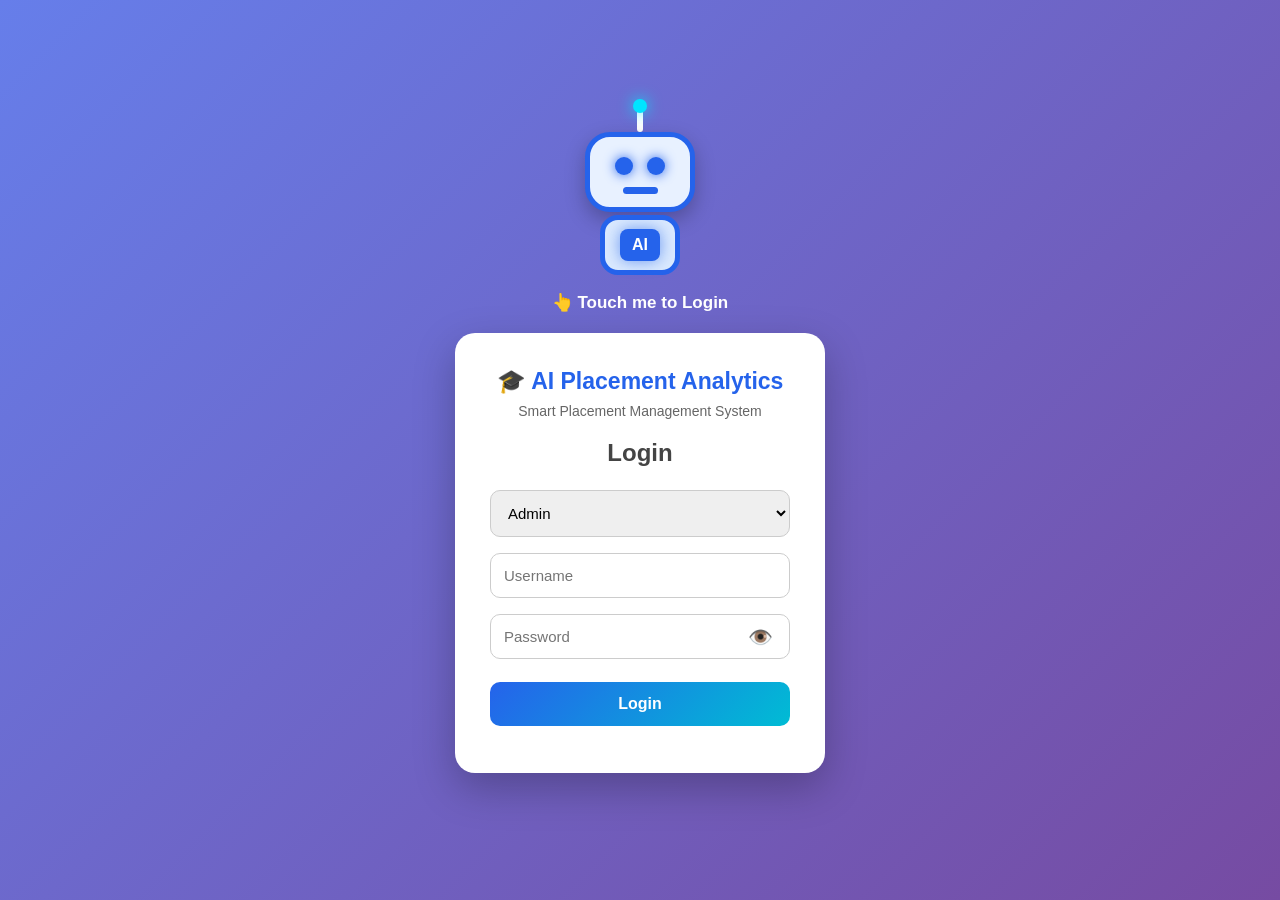
<file: frontend/admin.html>
<!DOCTYPE html>
<html lang="en">

<head>
    <meta charset="UTF-8">
    <meta name="viewport" content="width=device-width, initial-scale=1.0">

    <title>Admin Dashboard</title>

    <link rel="stylesheet" href="style.css">
</head>

<body>

<header>

    <div>
        <h1>Admin Dashboard</h1>
        <p>AI Placement Analytics Dashboard</p>
    </div>

    <button onclick="logout()">Logout</button>

</header>


<main>

    <!-- ADMIN PROFILE -->

    <section class="prediction">

        <h2>👨‍💼 Admin Panel</h2>

        <p>
            Welcome Admin. Manage students, companies and placement activities
            from this dashboard.
        </p>

    </section>


    <!-- PLACEMENT SUMMARY -->

    <section
    class="placement-summary">

        <h2>📊 Placement Summary</h2>

        <div class="dashboard-grid">

            <div class="card">
                <h3>Total Students</h3>
                <h2 id="totalStudents">0</h2>
            </div>

            <div class="card">
                <h3>Placed Students</h3>
                <h2 id="placedStudents">0</h2>
            </div>

            <div class="card">
                <h3>Not Placed</h3>
                <h2 id="notPlaced">0</h2>
            </div>

            <div class="card">
                <h3>Placement Rate</h3>
                <h2 id="placementRate">0%</h2>
            </div>

        </div>

    </section>


    <!-- ADD STUDENT -->

    <section class="prediction">

        <h2>👨‍🎓 Add Student</h2>

        <input
            type="text"
            id="studentName"
            placeholder="Student Name"
        >

        <input
            type="text"
            id="department"
            placeholder="Department"
        >

        <input
            type="number"
            id="cgpaValue"
            placeholder="CGPA"
            step="0.01"
        >

        <input
            type="text"
            id="studentSkills"
            placeholder="Skills"
        >

        <select id="studentStatus">

            <option value="Not Placed">
                Not Placed
            </option>

            <option value="Placed">
                Placed
            </option>

        </select>

        <button onclick="addStudent()">
            Add Student
        </button>

    </section>


    <!-- STUDENT MANAGEMENT -->

    <section>

        <h2>👥 Student Management</h2>

        <input
            type="text"
            id="studentSearch"
            placeholder="Search student..."
            onkeyup="searchStudents()"
        >

        <table id="adminTable">

            <thead>

                <tr>
                    <th>Name</th>
                    <th>Department</th>
                    <th>CGPA</th>
                    <th>Skills</th>
                    <th>Status</th>
                    <th>Action</th>
                </tr>

            </thead>

            <tbody id="studentTableBody">

            </tbody>

        </table>

    </section>


    <!-- ADD COMPANY -->

    <section class="prediction">

        <h2>🏢 Add Company</h2>

        <input
            type="text"
            id="companyName"
            placeholder="Company Name"
        >

        <input
            type="text"
            id="companyRole"
            placeholder="Job Role"
        >

        <input
            type="number"
            id="package"
            placeholder="Package (LPA)"
            step="0.1"
        >

        <select id="campusType">

            <option value="On-Campus">
                On-Campus
            </option>

            <option value="Off-Campus">
                Off-Campus
            </option>

        </select>

        <button onclick="addCompany()">
            Add Company
        </button>

    </section>


    <!-- COMPANY MANAGEMENT -->

    <section>

        <h2>🏢 Company Management</h2>

        <table id="companyTable">

            <thead>

                <tr>
                    <th>Company</th>
                    <th>Role</th>
                    <th>Package</th>
                    <th>Type</th>
                    <th>Action</th>
                </tr>

            </thead>

            <tbody id="companyTableBody">

            </tbody>

        </table>

    </section>


    <!-- PLACEMENT TYPE -->

    <section>

        <h2>🎯 Placement Activities</h2>

        <div class="dashboard-grid">

            <div class="card">

                <h3>🏫 On-Campus Placement</h3>

                <p>
                    Manage companies visiting the college,
                    placement drives and eligible students.
                </p>

                <button onclick="showOnCampus()">
                    Manage On-Campus Drives
                </button>

            </div>


            <div class="card">

                <h3>🌐 Off-Campus Placement</h3>

                <p>
                    Manage external job opportunities,
                    companies and student applications.
                </p>

                <button onclick="showOffCampus()">
                    Manage Off-Campus
                </button>

            </div>

        </div>

    </section>


<section id="onCampusSection" class="campus-section" style="display:none;">

    <h2>🏫 On-Campus Placement Drives</h2>

    <table>
        <thead>
            <tr>
                <th>Company</th>
                <th>Job Role</th>
                <th>Package</th>
                <th>Status</th>
            </tr>
        </thead>

        <tbody id="onCampusBody">
        </tbody>
    </table>

</section>
<section id="offCampusSection" class="campus-section" style="display:none;">

    <h2>🌐 Off-Campus Placement Opportunities</h2>

    <table>

        <thead>
            <tr>
                <th>Company</th>
                <th>Job Role</th>
                <th>Package</th>
                <th>Status</th>
            </tr>
        </thead>

        <tbody id="offCampusBody">
        </tbody>

    </table>

</section>
</main>



<script src="script.js"></script>

<script>

    // Admin page protection

    const role = localStorage.getItem("role");
    const loginStatus = localStorage.getItem("login");

    if (loginStatus !== "true" || role !== "admin") {

        window.location.href = "login.html";

    }


    // Logout

    function logout() {

        localStorage.removeItem("login");
        localStorage.removeItem("role");
        localStorage.removeItem("username");

        window.location.href = "login.html";

    }


    // Basic placement summary

    function updateAdminSummary() {

        const students =
            JSON.parse(localStorage.getItem("students") || "[]");

        const total = students.length;

        const placed =
            students.filter(
                student => student.status === "Placed"
            ).length;

        const notPlaced = total - placed;

        const rate =
            total > 0
                ? ((placed / total) * 100).toFixed(1)
                : 0;


        document.getElementById("totalStudents").textContent = total;

        document.getElementById("placedStudents").textContent = placed;

        document.getElementById("notPlaced").textContent =
            notPlaced;

        document.getElementById("placementRate").textContent =
            rate + "%";

    }


    document.addEventListener(
        "DOMContentLoaded",
        updateAdminSummary
    );

</script>

</body>
</html>
</file>
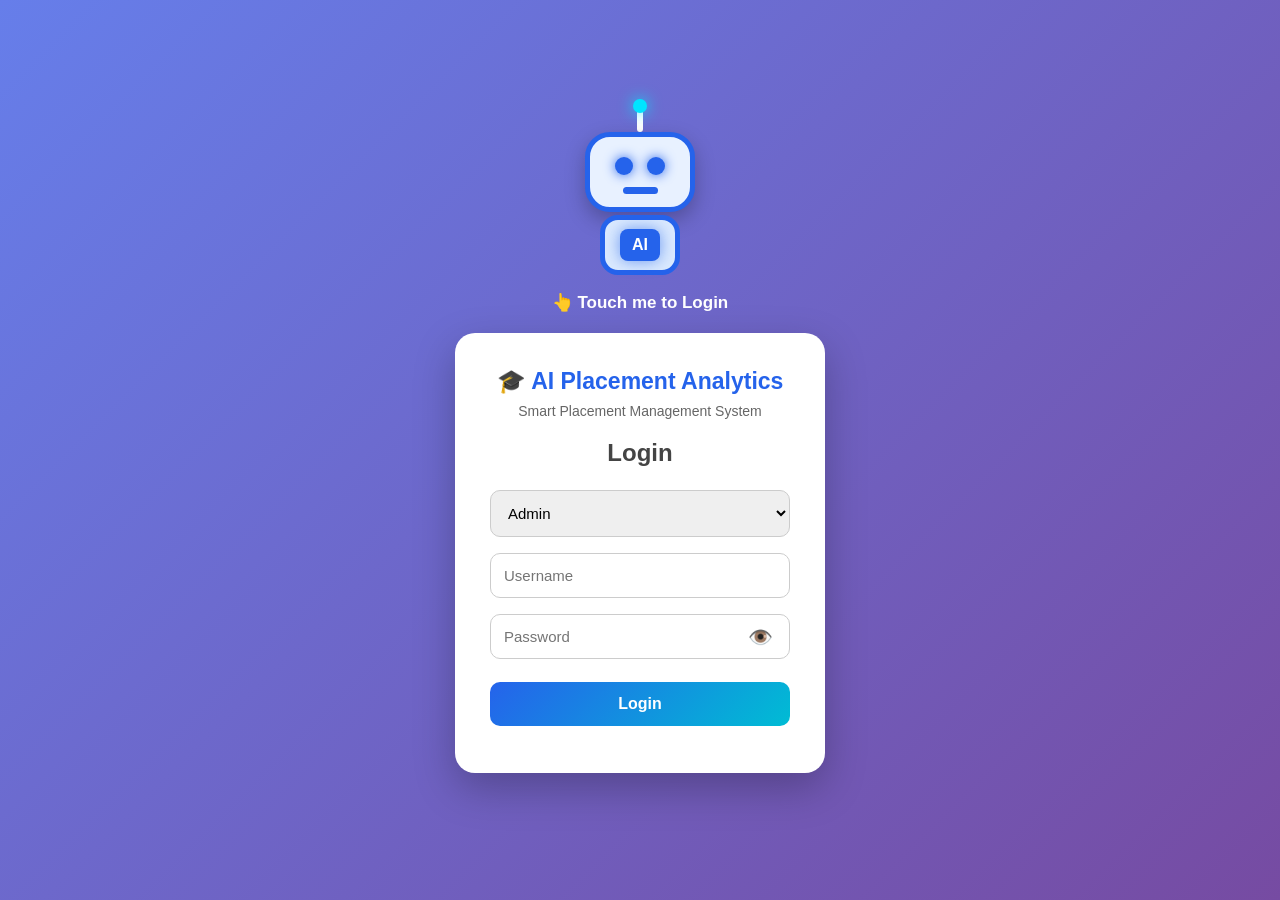
<file: frontend/login.html>
<!DOCTYPE html>
<html lang="en">
<head>
    <meta charset="UTF-8">
    <meta name="viewport" content="width=device-width, initial-scale=1.0">

    <title>AI Placement Analytics - Login</title>

    <link rel="stylesheet" href="login.css">
</head>

<body>

<div class="login-page">

    <!-- ROBOT -->
    <div class="robot-area">

        <div class="robot" onclick="touchRobot()">

            <div class="antenna"></div>

            <div class="robot-head">

                <div class="eyes">
                    <span></span>
                    <span></span>
                </div>

                <div class="robot-mouth"></div>

            </div>

            <div class="robot-body">

                <div class="robot-light">AI</div>

            </div>

        </div>

        <p id="robotMessage">
            👆 Touch me to Login
        </p>

    </div>


    <!-- LOGIN BOX -->
    <div class="login-box" id="loginBox">

        <h1>🎓 AI Placement Analytics</h1>

        <p class="subtitle">
            Smart Placement Management System
        </p>

        <h2>Login</h2>

        <select id="userType"
        onchange="updateRobotGreeting()">

            <option value="admin">Admin</option>
            <option value="student">Student</option>

        </select>

        <input
            type="text"
            id="username"
            placeholder="Username">

        <div class="password-box">
    <input
        type="password"
        id="password"
        placeholder="Password">

    <button
        type="button"
        class="eye-btn"
        onclick="togglePassword()">
        👁️
    </button>
</div>

        <button onclick="login()">
            Login
        </button>

        <p id="error"></p>

    </div>

</div>


<script src="login.js"></script>

<script>

function touchRobot() {

    const robot = document.querySelector(".robot");
    const message = document.getElementById("robotMessage");
    const loginBox = document.getElementById("loginBox");

    robot.classList.add("robot-active");

    typeRobotMessage("🤖 Hello! Please enter your login details.");
    setTimeout(function () {

        loginBox.classList.add("show-login");

    }, 400);

}

</script>

</body>
</html>
</file>
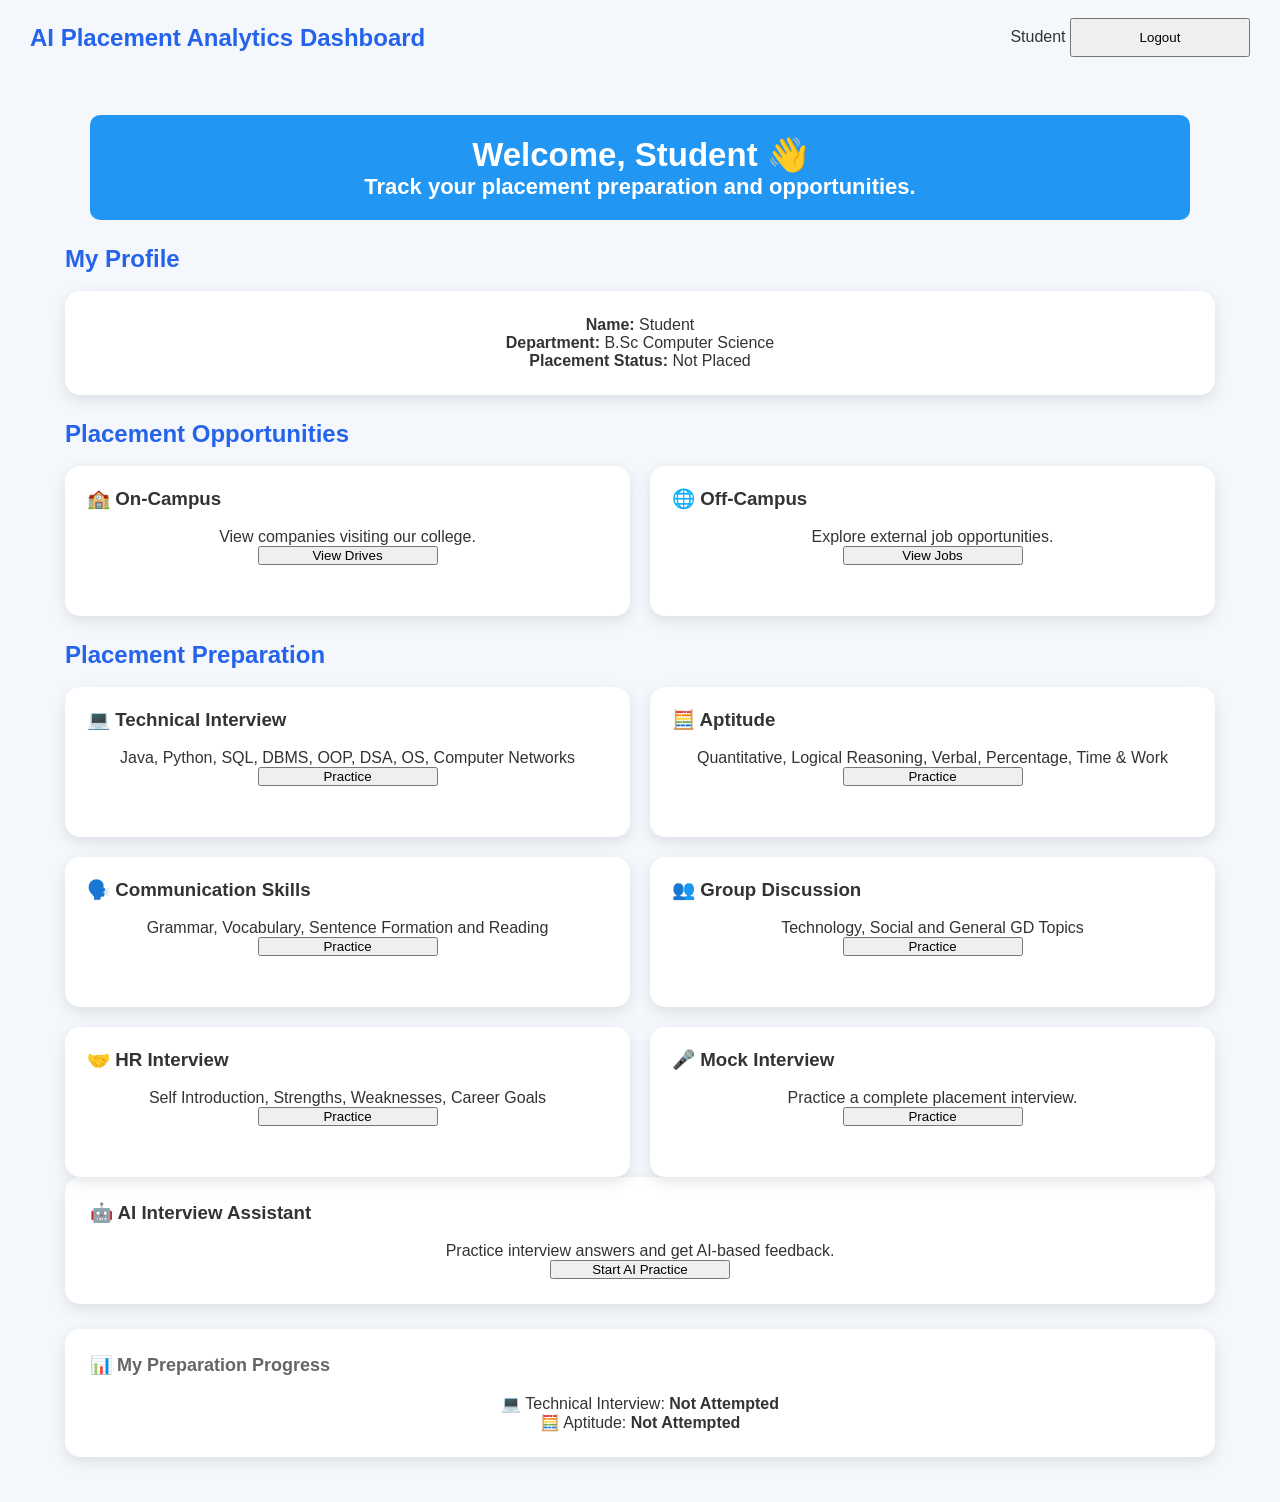
<file: frontend/student.html>
<!DOCTYPE html>
<html lang="en">

<head>

    <meta charset="UTF-8">

    <meta name="viewport"
          content="width=device-width, initial-scale=1.0">

    <title>Student Dashboard</title>

    <link rel="stylesheet" href="style.css">

</head>

<body>

    <!-- ================= HEADER ================= -->

    <header>

        <h2>AI Placement Analytics Dashboard</h2>

        <div>

            <span id="studentName">Student</span>

            <button onclick="logout()">
                Logout
            </button>

        </div>

    </header>


    <!-- ================= MAIN ================= -->

    <main>


        <!-- ================= WELCOME ================= -->

        <section class="welcome-box">

            <h1>
                Welcome, Student 👋
            </h1>

            <p>
                Track your placement preparation and opportunities.
            </p>

        </section>


        <!-- ================= MY PROFILE ================= -->

        <section>

            <h2>
                My Profile
            </h2>

            <div class="card">

                <p>
                    <b>Name:</b>
                    <span id="profileName">Student</span>
                </p>

                <p>
                    <b>Department:</b>
                    B.Sc Computer Science
                </p>

                <p>
                    <b>Placement Status:</b>
                    <span id="placementStatus">
                        Not Placed
                    </span>
                </p>

            </div>

        </section>


        <!-- ================= PLACEMENT OPPORTUNITIES ================= -->

        <section>

            <h2>
                Placement Opportunities
            </h2>

            <div class="dashboard-grid">


                <!-- ON CAMPUS -->

                <div class="card">

                    <h3>
                        🏫 On-Campus
                    </h3>

                    <p>
                        View companies visiting our college.
                    </p>

                    <button onclick="viewOnCampus()">
                        View Drives
                    </button>

                </div>


                <!-- OFF CAMPUS -->

                <div class="card">

                    <h3>
                        🌐 Off-Campus
                    </h3>

                    <p>
                        Explore external job opportunities.
                    </p>

                    <button onclick="viewOffCampus()">
                        View Jobs
                    </button>

                </div>

            </div>

        </section>


        <!-- ================= PLACEMENT PREPARATION ================= -->

        <section>

            <h2>
                Placement Preparation
            </h2>

            <div class="dashboard-grid">


                <!-- TECHNICAL INTERVIEW -->

                <div class="card">

                    <h3>
                        💻 Technical Interview
                    </h3>

                    <p>
                        Java, Python, SQL, DBMS, OOP,
                        DSA, OS, Computer Networks
                    </p>

                    <button onclick="startTechnicalPractice()">
                        Practice
                    </button>

                </div>


                <!-- APTITUDE -->

                <div class="card">

                    <h3>
                        🧮 Aptitude
                    </h3>

                    <p>
                        Quantitative, Logical Reasoning,
                        Verbal, Percentage, Time & Work
                    </p>

                    <button onclick="startAptitudePractice()">
                        Practice
                    </button>

                </div>


                <!-- COMMUNICATION -->

                <div class="card">

                    <h3>
                        🗣️ Communication Skills
                    </h3>

                    <p>
                        Grammar, Vocabulary,
                        Sentence Formation and Reading
                    </p>

                    <button onclick="startCommunicationPractice()">
                        Practice
                    </button>

                </div>


                <!-- GROUP DISCUSSION -->

                <div class="card">

                    <h3>
                        👥 Group Discussion
                    </h3>

                    <p>
                        Technology, Social and
                        General GD Topics
                    </p>

                    <button onclick="startGroupDiscussionPractice()">
                        Practice
                    </button>

                </div>


                <!-- HR INTERVIEW -->

                <div class="card">

                    <h3>
                        🤝 HR Interview
                    </h3>

                    <p>
                        Self Introduction, Strengths,
                        Weaknesses, Career Goals
                    </p>

                    <button onclick="startHRInterviewPractice()">
                        Practice
                    </button>

                </div>


                <!-- MOCK INTERVIEW -->

                <div class="card">

                    <h3>
                        🎤 Mock Interview
                    </h3>

                    <p>
                        Practice a complete
                        placement interview.
                    </p>

                    <button onclick="startMockInterview()">
                        Practice
                    </button>

                </div>

            </div>
<div class="card">

    <h3>
        🤖 AI Interview Assistant
    </h3>

    <p>
        Practice interview answers and get AI-based feedback.
    </p>

    <button onclick="openAIInterviewAssistant()">
        Start AI Practice
    </button>

</div>
        </section>
        <section class="card">

    <h2>📊 My Preparation Progress</h2>

    <p>
        💻 Technical Interview:
        <b><span id="dashboardTechnicalScore">Not Attempted</span></b>
    </p>

    <p>
        🧮 Aptitude:
        <b><span id="dashboardAptitudeScore">Not Attempted</span></b>
    </p>

</section>


        <!-- ================================================= -->
        <!-- TECHNICAL INTERVIEW PRACTICE -->
        <!-- ================================================= -->

        <section id="technicalPractice"
                 class="card"
                 style="display:none;">

            <h2>
                💻 Technical Interview Practice
            </h2>

            <p>
                ⏱️ Time Left:
                <b>
                    <span id="technicalTimer">
                        60
                    </span>
                </b>
                seconds
            </p>


            <hr>


            <h3 id="technicalQuestion">
                Question
            </h3>


            <div id="technicalOptions">
            </div>


            <br>


            <button onclick="nextTechnicalQuestion()">
                Next Question
            </button>


            <p id="technicalResult">
            </p>

        </section>


    </main>


    <!-- ================================================= -->
    <!-- JAVASCRIPT -->
    <!-- ================================================= -->

    <script>
        function openAIInterviewAssistant() {

    const assistant =
        document.getElementById("aiInterviewAssistant");

    if (!assistant) {
        alert("AI Interview Assistant not found.");
        return;
    }

    assistant.style.display = "block";

    assistant.scrollIntoView({
        behavior: "smooth"
    });

    document.getElementById("aiInterviewQuestion").textContent =
        "Tell me about yourself.";

    document.getElementById("aiInterviewAnswer").value = "";

    document.getElementById("aiInterviewResult").innerHTML = "";
}


        /* ==========================================
           LOGOUT
        ========================================== */

        function logout() {

            localStorage.removeItem("login");

            localStorage.removeItem("role");

            localStorage.removeItem("studentUsername");

            window.location.href = "login.html";

        }



        /* ==========================================
           STUDENT NAME
        ========================================== */

        document.addEventListener(
            "DOMContentLoaded",
            function () {

                const username =
                    localStorage.getItem(
                        "studentUsername"
                    ) || "Student";


                document.getElementById(
                    "studentName"
                ).textContent = username;


                document.getElementById(
                    "profileName"
                ).textContent = username;

            }
        );



        /* ==========================================
           ON-CAMPUS
        ========================================== */

        function viewOnCampus() {

            fetch(
                "http://127.0.0.1:5000/companies"
            )

            .then(response => {

                if (!response.ok) {

                    throw new Error(
                        "Failed to load companies"
                    );

                }

                return response.json();

            })

            .then(companies => {

                const onCampus =
                    companies.filter(
                        company =>
                            company.campusType ===
                            "On-Campus"
                    );


                if (onCampus.length === 0) {

                    alert(
                        "No On-Campus placement drives available."
                    );

                    return;

                }


                let message =
                    "🏫 ON-CAMPUS PLACEMENT DRIVES\n\n";


                onCampus.forEach(company => {

                    message +=
                        "Company: " +
                        (company.company || "-") +
                        "\n";

                    message +=
                        "Role: " +
                        (company.role || "-") +
                        "\n";

                    message +=
                        "Package: " +
                        (company.package || "-") +
                        " LPA\n\n";

                });


                alert(message);

            })

            .catch(error => {

                console.error(
                    "On-Campus Error:",
                    error
                );


                alert(
                    "Unable to load On-Campus drives. Check Flask backend."
                );

            });

        }



        /* ==========================================
           OFF-CAMPUS
        ========================================== */

        function viewOffCampus() {

            fetch(
                "http://127.0.0.1:5000/companies"
            )

            .then(response => {

                if (!response.ok) {

                    throw new Error(
                        "Failed to load companies"
                    );

                }

                return response.json();

            })

            .then(companies => {

                const offCampus =
                    companies.filter(
                        company =>
                            company.campusType ===
                            "Off-Campus"
                    );


                if (offCampus.length === 0) {

                    alert(
                        "No Off-Campus jobs available."
                    );

                    return;

                }


                let message =
                    "🌐 OFF-CAMPUS JOB OPPORTUNITIES\n\n";


                offCampus.forEach(company => {

                    message +=
                        "Company: " +
                        (company.company || "-") +
                        "\n";

                    message +=
                        "Role: " +
                        (company.role || "-") +
                        "\n";

                    message +=
                        "Package: " +
                        (company.package || "-") +
                        " LPA\n\n";

                });


                alert(message);

            })

            .catch(error => {

                console.error(
                    "Off-Campus Error:",
                    error
                );


                alert(
                    "Unable to load Off-Campus jobs. Check Flask backend."
                );

            });

        }



        let technicalQuestions = [

    {
        question: "Which language is mainly used for Android development?",
        options: ["Java", "HTML", "SQL", "CSS"],
        answer: "Java"
    },

    {
        question: "Which keyword is used to create a class in Java?",
        options: ["class", "object", "new", "create"],
        answer: "class"
    },

    {
        question: "Which of these is a database?",
        options: ["MySQL", "HTML", "CSS", "Java"],
        answer: "MySQL"
    },

    {
        question: "What does SQL stand for?",
        options: [
            "Structured Query Language",
            "Simple Question Language",
            "System Query List",
            "Structured Question List"
        ],
        answer: "Structured Query Language"
    },

    {
        question: "Which concept allows the same method to have different forms?",
        options: [
            "Inheritance",
            "Polymorphism",
            "Encapsulation",
            "Abstraction"
        ],
        answer: "Polymorphism"
    },

    {
        question: "Which language is commonly used for data analysis?",
        options: ["Python", "HTML", "CSS", "XML"],
        answer: "Python"
    },

    {
        question: "Which symbol is used for comments in Python?",
        options: ["#", "//", "/*", "<!--"],
        answer: "#"
    },

    {
        question: "What does HTML stand for?",
        options: [
            "Hyper Text Markup Language",
            "High Text Machine Language",
            "Hyperlink Text Mark Language",
            "Home Tool Markup Language"
        ],
        answer: "Hyper Text Markup Language"
    },

    {
        question: "Which of the following is an operating system?",
        options: ["Windows", "MySQL", "Python", "HTML"],
        answer: "Windows"
    },

    {
        question: "What is the full form of CPU?",
        options: [
            "Central Processing Unit",
            "Computer Processing Unit",
            "Central Program Unit",
            "Control Processing Unit"
        ],
        answer: "Central Processing Unit"
    },

    {
        question: "Which data structure follows FIFO?",
        options: ["Stack", "Queue", "Tree", "Graph"],
        answer: "Queue"
    },

    {
        question: "Which data structure follows LIFO?",
        options: ["Queue", "Stack", "Array", "Tree"],
        answer: "Stack"
    },

    {
        question: "Which language is used to style web pages?",
        options: ["CSS", "SQL", "Python", "Java"],
        answer: "CSS"
    },

    {
        question: "Which language is used to make web pages interactive?",
        options: ["JavaScript", "HTML", "SQL", "CSS"],
        answer: "JavaScript"
    },

    {
        question: "What is DBMS?",
        options: [
            "Database Management System",
            "Data Backup Management System",
            "Database Machine System",
            "Data Management Software"
        ],
        answer: "Database Management System"
    },

    {
        question: "Which command is used to retrieve data from a SQL table?",
        options: ["SELECT", "GET", "FETCH", "OPEN"],
        answer: "SELECT"
    },

    {
        question: "Which keyword is used to insert data into a SQL table?",
        options: ["INSERT", "ADD", "PUT", "UPDATE"],
        answer: "INSERT"
    },

    {
        question: "Which keyword is used to remove a table in SQL?",
        options: ["DELETE", "DROP", "REMOVE", "CLEAR"],
        answer: "DROP"
    },

    {
        question: "What is OOP?",
        options: [
            "Object Oriented Programming",
            "Object Operating Program",
            "Online Object Programming",
            "Open Oriented Programming"
        ],
        answer: "Object Oriented Programming"
    },

    {
        question: "Which OOP concept hides internal implementation details?",
        options: [
            "Abstraction",
            "Inheritance",
            "Polymorphism",
            "Compilation"
        ],
        answer: "Abstraction"
    }

];


let technicalIndex = 0;
let technicalScore = 0;
let technicalTime = 60;
let technicalTimer;
function startTechnicalPractice() {

    const practice =
        document.getElementById("technicalPractice");

    if (!practice) {
        alert("Technical Practice section not found.");
        return;
    }

    practice.style.display = "block";

    technicalIndex = 0;
    technicalScore = 0;
    technicalTime = 60;

    clearInterval(technicalTimer);

    technicalQuestions.sort(function () {
        return Math.random() - 0.5;
    });

    document.getElementById("technicalTimer").textContent =
        technicalTime;

    document.getElementById("technicalResult").textContent = "";

    showTechnicalQuestion();

    technicalTimer = setInterval(function () {

        technicalTime--;

        document.getElementById("technicalTimer").textContent =
            technicalTime;

        if (technicalTime <= 0) {

            clearInterval(technicalTimer);

            showTechnicalResult();
        }

    }, 1000);
}
function showTechnicalQuestion() {

    // Only 5 questions per practice
    if (technicalIndex >= 5) {
        clearInterval(technicalTimer);
        showTechnicalResult();
        return;
    }

    const q = technicalQuestions[technicalIndex];

    document.getElementById("technicalQuestion").textContent =
        q.question;

    const optionsDiv =
        document.getElementById("technicalOptions");

    optionsDiv.innerHTML = "";

    q.options.forEach(function(option) {

        const button = document.createElement("button");

        button.textContent = option;

        button.style.display = "block";
        button.style.margin = "8px 0";
        button.style.width = "100%";

        button.onclick = function() {

            if (option === q.answer) {
                technicalScore++;
            }

            const buttons =
                optionsDiv.querySelectorAll("button");

            buttons.forEach(function(btn) {
                btn.disabled = true;
            });
        };

        optionsDiv.appendChild(button);
    });
}
function nextTechnicalQuestion() {

    technicalIndex++;

    if (technicalIndex >= 5) {

        clearInterval(technicalTimer);

        showTechnicalResult();

        return;
    }

    showTechnicalQuestion();
}





        


function showTechnicalResult() {

    document.getElementById("technicalQuestion").textContent =
        "Practice Completed 🎉";

    document.getElementById("technicalOptions").innerHTML = "";

    document.getElementById("technicalResult").innerHTML =
        "Your Score: <b>" +
        technicalScore +
        " / " +
        5 +
        "</b>";

    localStorage.setItem(
        "technicalScore",
        technicalScore
    );
}
let aptitudeQuestions = [

    {
        question: "What is 20% of 200?",
        options: ["20", "30", "40", "50"],
        answer: "40"
    },

    {
        question: "What is 15 × 4?",
        options: ["40", "50", "60", "70"],
        answer: "60"
    },

    {
        question: "What is 100 ÷ 5?",
        options: ["10", "15", "20", "25"],
        answer: "20"
    },

    {
        question: "What is 25% of 400?",
        options: ["50", "75", "100", "125"],
        answer: "100"
    },

    {
        question: "If 5 pens cost ₹50, what is the cost of 1 pen?",
        options: ["₹5", "₹10", "₹15", "₹20"],
        answer: "₹10"
    },

    {
        question: "What is 12 + 18?",
        options: ["25", "30", "35", "40"],
        answer: "30"
    },

    {
        question: "What is 9 × 7?",
        options: ["56", "63", "72", "81"],
        answer: "63"
    },

    {
        question: "What is 144 ÷ 12?",
        options: ["10", "12", "14", "16"],
        answer: "12"
    },

    {
        question: "A train travels 60 km in 1 hour. How far in 3 hours?",
        options: ["120 km", "150 km", "180 km", "200 km"],
        answer: "180 km"
    },

    {
        question: "What is 30% of 500?",
        options: ["100", "150", "200", "250"],
        answer: "150"
    },

    {
        question: "If 10 workers finish a job in 5 days, this is an example of?",
        options: [
            "Time and Work",
            "Probability",
            "Percentage",
            "Average"
        ],
        answer: "Time and Work"
    },

    {
        question: "What is the average of 10, 20 and 30?",
        options: ["15", "20", "25", "30"],
        answer: "20"
    },

    {
        question: "What is 3/4 as a percentage?",
        options: ["25%", "50%", "75%", "80%"],
        answer: "75%"
    },

    {
        question: "If a shirt costs ₹1000 and has a 10% discount, what is the discount?",
        options: ["₹50", "₹100", "₹150", "₹200"],
        answer: "₹100"
    },

    {
        question: "What is 2⁵?",
        options: ["16", "24", "32", "64"],
        answer: "32"
    }

];


let aptitudeIndex = 0;
let aptitudeScore = 0;
let aptitudeTime = 60;
let aptitudeTimer;


let communicationQuestions = [

    {
        question: "Which is important for effective communication?",
        options: ["Listening", "Ignoring", "Shouting", "Silence"],
        answer: "Listening"
    },

    {
        question: "What should you do when someone is speaking?",
        options: ["Listen carefully", "Interrupt them", "Look away", "Use your phone"],
        answer: "Listen carefully"
    },

    {
        question: "Which is a form of non-verbal communication?",
        options: ["Body language", "Email", "Phone call", "Written report"],
        answer: "Body language"
    },

    {
        question: "What does active listening mean?",
        options: [
            "Paying full attention",
            "Ignoring the speaker",
            "Talking continuously",
            "Changing the topic"
        ],
        answer: "Paying full attention"
    },

    {
        question: "Which is important during an interview?",
        options: [
            "Clear communication",
            "Speaking too fast",
            "Avoiding eye contact",
            "Giving one-word answers"
        ],
        answer: "Clear communication"
    },

    {
        question: "What should you avoid during communication?",
        options: ["Interrupting", "Listening", "Eye contact", "Clear speech"],
        answer: "Interrupting"
    },

    {
        question: "Which skill helps you understand others better?",
        options: ["Listening", "Arguing", "Ignoring", "Guessing"],
        answer: "Listening"
    },

    {
        question: "What is a good way to start a formal conversation?",
        options: ["Good morning", "Hey bro", "What?", "Come here"],
        answer: "Good morning"
    },

    {
        question: "What does body language include?",
        options: [
            "Gestures and facial expressions",
            "Only writing",
            "Only speaking",
            "Only reading"
        ],
        answer: "Gestures and facial expressions"
    },

    {
        question: "Which helps make speech clear?",
        options: [
            "Proper pronunciation",
            "Speaking very fast",
            "Mumbling",
            "Avoiding words"
        ],
        answer: "Proper pronunciation"
    }
];

let communicationIndex = 0;
let communicationScore = 0;
let communicationTime = 60;
let communicationTimer;


function startCommunicationPractice() {

    const practice =
        document.getElementById("communicationPractice");

    if (!practice) {
        alert("Communication Practice section not found.");
        return;
    }

    practice.style.display = "block";

    communicationIndex = 0;
    communicationScore = 0;
    communicationTime = 60;

    clearInterval(communicationTimer);

    communicationQuestions.sort(function () {
        return Math.random() - 0.5;
    });

    document.getElementById("communicationTimer").textContent =
        communicationTime;

    document.getElementById("communicationResult").textContent = "";

    showCommunicationQuestion();

    communicationTimer = setInterval(function () {

        communicationTime--;

        document.getElementById("communicationTimer").textContent =
            communicationTime;

        if (communicationTime <= 0) {
            clearInterval(communicationTimer);
            showCommunicationResult();
        }

    }, 1000);
}
function showCommunicationQuestion() {

    if (communicationIndex >= 5) {
        clearInterval(communicationTimer);
        showCommunicationResult();
        return;
    }

    const q = communicationQuestions[communicationIndex];

    document.getElementById("communicationQuestion").textContent =
        q.question;

    const optionsDiv =
        document.getElementById("communicationOptions");

    optionsDiv.innerHTML = "";

    q.options.forEach(function(option) {

        const button = document.createElement("button");

        button.textContent = option;

        button.style.display = "block";
        button.style.margin = "8px 0";
        button.style.width = "100%";

        button.onclick = function() {

            if (option === q.answer) {
                communicationScore++;
            }

            const buttons =
                optionsDiv.querySelectorAll("button");

            buttons.forEach(function(btn) {
                btn.disabled = true;
            });
        };

        optionsDiv.appendChild(button);
    });
}
function nextCommunicationQuestion() {

    communicationIndex++;

    if (communicationIndex >= 5) {
        clearInterval(communicationTimer);
        showCommunicationResult();
        return;
    }

    showCommunicationQuestion();
}
function showCommunicationResult() {

    document.getElementById("communicationQuestion").textContent =
        "Practice Completed 🎉";

    document.getElementById("communicationOptions").innerHTML = "";

    document.getElementById("communicationResult").innerHTML =
        "Your Score: <b>" +
        communicationScore +
        " / " +
        5 +
        "</b>";
}

function startAptitudePractice() {

    const practice =
        document.getElementById("aptitudePractice");

    if (!practice) {
        alert("Aptitude Practice section not found.");
        return;
    }

    practice.style.display = "block";

    aptitudeIndex = 0;
    aptitudeScore = 0;
    aptitudeTime = 60;

    clearInterval(aptitudeTimer);

    // Randomly shuffle questions
    aptitudeQuestions.sort(function () {
        return Math.random() - 0.5;
    });

    document.getElementById("aptitudeTimer").textContent =
        aptitudeTime;

    document.getElementById("aptitudeResult").textContent = "";

    showAptitudeQuestion();

    aptitudeTimer = setInterval(function () {

        aptitudeTime--;

        document.getElementById("aptitudeTimer").textContent =
            aptitudeTime;

        if (aptitudeTime <= 0) {

            clearInterval(aptitudeTimer);

            showAptitudeResult();
        }

    }, 1000);
}

function showAptitudeQuestion() {

    if (aptitudeIndex >= 5) {
        clearInterval(aptitudeTimer);
        showAptitudeResult();
        return;
    }

    const q = aptitudeQuestions[aptitudeIndex];

    document.getElementById("aptitudeQuestion").textContent =
        q.question;

    const optionsDiv =
        document.getElementById("aptitudeOptions");

    optionsDiv.innerHTML = "";

    q.options.forEach(function(option) {

        const button = document.createElement("button");

        button.textContent = option;

        button.style.display = "block";
        button.style.margin = "8px 0";
        button.style.width = "100%";

        button.onclick = function() {

            if (option === q.answer) {
                aptitudeScore++;
            }

            const buttons =
                optionsDiv.querySelectorAll("button");

            buttons.forEach(function(btn) {
                btn.disabled = true;
            });
        };

        optionsDiv.appendChild(button);
    });
}


function nextAptitudeQuestion() {

    aptitudeIndex++;

    if (aptitudeIndex >= 5) {

        clearInterval(aptitudeTimer);

        showAptitudeResult();

        return;
    }

    showAptitudeQuestion();
}


function showAptitudeResult() {

    document.getElementById("aptitudeQuestion").textContent =
        "Practice Completed 🎉";

    document.getElementById("aptitudeOptions").innerHTML = "";

    document.getElementById("aptitudeResult").innerHTML =
        "Your Score: <b>" +
        aptitudeScore +
        " / " +
        5 +
        "</b>";

    localStorage.setItem(
        "aptitudeScore",
        aptitudeScore
    );
}
let groupDiscussionTopics = [
    "Is Artificial Intelligence useful for students?",
    "Should social media have limits?",
    "Online Education vs Classroom Education",
    "Is Technology Making Life Better?",
    "Importance of Teamwork",
    "Should College Students Do Internships?",
    "Mobile Phones: Useful or Harmful?",
    "Importance of Communication Skills",
    "Work From Home vs Office Work",
    "Role of Social Media in Education"
];

let groupDiscussionIndex = 0;
let groupDiscussionTime = 60;
let groupDiscussionTimer;

function startGroupDiscussionPractice() {

    const practice =
        document.getElementById("groupDiscussionPractice");

    if (!practice) {
        alert("Group Discussion Practice section not found.");
        return;
    }

    practice.style.display = "block";

    groupDiscussionIndex = 0;
    groupDiscussionTime = 60;

    clearInterval(groupDiscussionTimer);

    document.getElementById("groupDiscussionTimer").textContent =
        groupDiscussionTime;

    document.getElementById("groupDiscussionResult").textContent = "";

    showGroupDiscussionTopic();

    groupDiscussionTimer = setInterval(function () {

        groupDiscussionTime--;

        document.getElementById("groupDiscussionTimer").textContent =
            groupDiscussionTime;

        if (groupDiscussionTime <= 0) {

            clearInterval(groupDiscussionTimer);

            showGroupDiscussionResult();
        }

    }, 1000);
}

function showGroupDiscussionTopic() {

    if (groupDiscussionIndex >= groupDiscussionTopics.length) {

        clearInterval(groupDiscussionTimer);

        showGroupDiscussionResult();

        return;
    }

    document.getElementById("groupDiscussionTopic").textContent =
        groupDiscussionTopics[groupDiscussionIndex];
}

function nextGroupDiscussionTopic() {

    groupDiscussionIndex++;

    if (groupDiscussionIndex >= groupDiscussionTopics.length) {

        clearInterval(groupDiscussionTimer);

        showGroupDiscussionResult();

        return;
    }

    showGroupDiscussionTopic();
}

function showGroupDiscussionResult() {

    document.getElementById("groupDiscussionTopic").textContent =
        "Practice Completed 🎉";

    document.getElementById("groupDiscussionResult").innerHTML =
        "All Group Discussion Topics Completed!";
}
let hrQuestions = [
    {
        question: "Tell me about yourself.",
        answer: "Give a short introduction about your education, skills and career goals."
    },
    {
        question: "What are your strengths?",
        answer: "Mention your positive qualities such as communication, teamwork and problem solving."
    },
    {
        question: "What is your weakness?",
        answer: "Mention one genuine weakness and explain how you are improving it."
    },
    {
        question: "Why should we hire you?",
        answer: "Explain your skills, willingness to learn and how you can contribute to the company."
    },
    {
        question: "Why do you want to join our company?",
        answer: "Talk about your interest in the company, its work and the opportunity to grow."
    },
    {
        question: "Where do you see yourself in five years?",
        answer: "Explain your career growth and professional goals."
    },
    {
        question: "Why did you choose Computer Science?",
        answer: "Explain your interest in technology, programming and software development."
    },
    {
        question: "Are you comfortable working in a team?",
        answer: "Explain your teamwork experience and ability to cooperate with others."
    },
    {
        question: "How do you handle pressure?",
        answer: "Explain how you stay calm, organize your work and solve problems step by step."
    },
    {
        question: "Do you have any questions for us?",
        answer: "Ask about the role, team, training or growth opportunities."
    }
];

let hrIndex = 0;
let hrTime = 60;
let hrTimer;

function startHRInterviewPractice() {

    const practice =
        document.getElementById("hrInterviewPractice");

    if (!practice) {
        alert("HR Interview Practice section not found.");
        return;
    }

    practice.style.display = "block";

    hrIndex = 0;
    hrTime = 60;

    clearInterval(hrTimer);

    document.getElementById("hrTimer").textContent = hrTime;

    document.getElementById("hrAnswer").textContent = "";

    showHRQuestion();

    hrTimer = setInterval(function () {

        hrTime--;

        document.getElementById("hrTimer").textContent = hrTime;

        if (hrTime <= 0) {

            clearInterval(hrTimer);

            showHRAnswer();
        }

    }, 1000);
}

function showHRQuestion() {

    if (hrIndex >= hrQuestions.length) {

        clearInterval(hrTimer);

        document.getElementById("hrQuestion").textContent =
            "HR Interview Completed 🎉";

        return;
    }

    document.getElementById("hrQuestion").textContent =
        hrQuestions[hrIndex].question;

    document.getElementById("hrAnswer").textContent = "";
}

function showHRAnswer() {

    document.getElementById("hrAnswer").innerHTML =
        "<b>Suggested Answer:</b><br>" +
        hrQuestions[hrIndex].answer;
}

function nextHRQuestion() {

    hrIndex++;
    hrTime = 60;

    if (hrIndex >= hrQuestions.length) {

        clearInterval(hrTimer);

        document.getElementById("hrQuestion").textContent =
            "HR Interview Completed 🎉";

        document.getElementById("hrAnswer").innerHTML =
            "You have completed all HR interview questions.";

        return;
    }

    document.getElementById("hrTimer").textContent = hrTime;

    showHRQuestion();

    clearInterval(hrTimer);

    hrTimer = setInterval(function () {

        hrTime--;

        document.getElementById("hrTimer").textContent = hrTime;

        if (hrTime <= 0) {

            clearInterval(hrTimer);

            showHRAnswer();
        }

    }, 1000);
}
let mockQuestions = [
    {
        question: "Tell me about yourself."
    },
    {
        question: "What are your strengths?"
    },
    {
        question: "What are your weaknesses?"
    },
    {
        question: "Why should we hire you?"
    },
    {
        question: "Why do you want to join our company?"
    },
    {
        question: "Where do you see yourself in five years?"
    },
    {
        question: "Explain one project you have worked on."
    },
    {
        question: "What programming languages do you know?"
    },
    {
        question: "How do you handle pressure?"
    },
    {
        question: "Do you have any questions for us?"
    }
];

let mockIndex = 0;
let mockTime = 60;
let mockTimer;

function startMockInterview() {

    const practice =
        document.getElementById("mockInterviewPractice");

    if (!practice) {
        alert("Mock Interview Practice section not found.");
        return;
    }

    practice.style.display = "block";

    mockIndex = 0;
    mockTime = 60;

    clearInterval(mockTimer);

    document.getElementById("mockTimer").textContent = mockTime;

    document.getElementById("mockAnswer").value = "";

    showMockQuestion();

    mockTimer = setInterval(function () {

        mockTime--;

        document.getElementById("mockTimer").textContent =
            mockTime;

        if (mockTime <= 0) {

            clearInterval(mockTimer);

            document.getElementById("mockFeedback").textContent =
                "Time's up! Try to answer the question clearly.";
        }

    }, 1000);
}

function showMockQuestion() {

    if (mockIndex >= mockQuestions.length) {

        clearInterval(mockTimer);

        document.getElementById("mockQuestion").textContent =
            "Mock Interview Completed 🎉";

        return;
    }

    document.getElementById("mockQuestion").textContent =
        mockQuestions[mockIndex].question;

    document.getElementById("mockAnswer").value = "";

    document.getElementById("mockFeedback").textContent = "";
}

function submitMockAnswer() {

    const answer =
        document.getElementById("mockAnswer").value.trim();

    if (answer === "") {

        document.getElementById("mockFeedback").textContent =
            "Please enter your answer before continuing.";

        return;
    }

    document.getElementById("mockFeedback").innerHTML =
        "✅ Answer recorded. Good job!";

    clearInterval(mockTimer);
}

function nextMockQuestion() {

    mockIndex++;

    if (mockIndex >= mockQuestions.length) {

        clearInterval(mockTimer);

        document.getElementById("mockQuestion").textContent =
            "Mock Interview Completed 🎉";

        document.getElementById("mockFeedback").innerHTML =
            "🎉 You have completed the Mock Interview.";

        return;
    }

    mockTime = 60;

    document.getElementById("mockTimer").textContent =
        mockTime;

    showMockQuestion();

    clearInterval(mockTimer);

    mockTimer = setInterval(function () {

        mockTime--;

        document.getElementById("mockTimer").textContent =
            mockTime;

        if (mockTime <= 0) {

            clearInterval(mockTimer);

            document.getElementById("mockFeedback").textContent =
                "Time's up! Try to answer the question clearly.";
        }

    }, 1000);
}
function analyzeAIInterviewAnswer() {

    const answer =
        document.getElementById("aiInterviewAnswer").value.trim();

    const result =
        document.getElementById("aiInterviewResult");

    if (answer === "") {
        result.innerHTML =
            "<p>⚠️ Please enter your answer first.</p>";
        return;
    }

    let score = 50;

    const lowerAnswer = answer.toLowerCase();

    // Check answer length
    if (answer.length >= 50) {
        score += 10;
    }

    if (answer.length >= 100) {
        score += 10;
    }

    // Check useful interview keywords
    const keywords = [
        "skills",
        "education",
        "project",
        "experience",
        "computer",
        "programming",
        "team",
        "goal",
        "learning",
        "career"
    ];

    let keywordCount = 0;

    keywords.forEach(function(keyword) {

        if (lowerAnswer.includes(keyword)) {
            keywordCount++;
        }

    });

    score += keywordCount * 2;

    if (score > 100) {
        score = 100;
    }

    let communication;

    if (score >= 80) {
        communication = "Excellent";
    } else if (score >= 65) {
        communication = "Good";
    } else {
        communication = "Needs Improvement";
    }

    let suggestion;

    if (score >= 80) {

        suggestion =
            "Your answer is well structured. Keep practicing with confidence.";

    } else if (score >= 65) {

        suggestion =
            "Your answer is good. Try adding more details about your skills and projects.";

    } else {

        suggestion =
            "Try giving a longer and more structured answer. Mention your education, skills and project experience.";
    }

    result.innerHTML =

        "<h3>🤖 AI Interview Analysis</h3>" +

        "<p>📊 Overall Score: <b>" +
        score +
        "/100</b></p>" +

        "<p>🗣️ Communication: <b>" +
        communication +
        "</b></p>" +

        "<p>🔎 Relevant Points Found: <b>" +
        keywordCount +
        "</b></p>" +

        "<p>💡 AI Suggestion:</p>" +

        "<p>" +
        suggestion +
        "</p>";
}
function openAIInterviewAssistant() {

    const assistant =
        document.getElementById("aiInterviewAssistant");

    if (!assistant) {
        alert("AI Interview Assistant not found.");
        return;
    }

    assistant.style.display = "block";

    document.getElementById("aiInterviewQuestion").textContent =
        "Tell me about yourself.";

    document.getElementById("aiInterviewAnswer").value = "";

    document.getElementById("aiInterviewResult").innerHTML = "";
}
</script>
<section id="aptitudePractice"
         class="card"
         style="display:none;">

    <h2>🧮 Aptitude Practice</h2>

    <p>
        ⏱️ Time Left:
        <b>
            <span id="aptitudeTimer">60</span>
        </b>
        seconds
    </p>

    <hr>

    <h3 id="aptitudeQuestion">
        Question
    </h3>

    <div id="aptitudeOptions"></div>

    <br>

    <button onclick="nextAptitudeQuestion()">
        Next Question
    </button>

    <p id="aptitudeResult"></p>

</section>
<section id="communicationPractice"
         class="card"
         style="display:none;">

    <h2>🗣️ Communication Skills Practice</h2>

    <p>
        ⏱️ Time Left:
        <b><span id="communicationTimer">60</span></b>
        seconds
    </p>

    <hr>

    <h3 id="communicationQuestion">
        Question
    </h3>

    <div id="communicationOptions"></div>

    <br>

    <button onclick="nextCommunicationQuestion()">
        Next Question
    </button>

    <p id="communicationResult"></p>
    
    

</section>
<section id="groupDiscussionPractice"
         class="card"
         style="display:none;">

    <h2>🗣️ Group Discussion Practice</h2>

    <p>
        ⏱️ Time Left:
        <b>
            <span id="groupDiscussionTimer">60</span>
        </b>
        seconds
    </p>

    <hr>

    <h3 id="groupDiscussionTopic">
        Topic
    </h3>

    <br>

    <button onclick="nextGroupDiscussionTopic()">
        Next Topic
    </button>

    <p id="groupDiscussionResult"></p>

</section>
<section id="hrInterviewPractice"
         class="card"
         style="display:none;">

    <h2>💼 HR Interview Practice</h2>

    <p>
        ⏱️ Time Left:
        <b>
            <span id="hrTimer">60</span>
        </b>
        seconds
    </p>

    <hr>

    <h3 id="hrQuestion">
        HR Interview Question
    </h3>

    <p id="hrAnswer"></p>

    <br>

    <button onclick="showHRAnswer()">
        Show Suggested Answer
    </button>

    <button onclick="nextHRQuestion()">
        Next Question
    </button>

</section>
<section id="mockInterviewPractice"
         class="card"
         style="display:none;">

    <h2>🎤 Mock Interview Practice</h2>

    <p>
        ⏱️ Time Left:
        <b>
            <span id="mockTimer">60</span>
        </b>
        seconds
    </p>

    <hr>

    <h3 id="mockQuestion">
        Interview Question
    </h3>

    <textarea id="mockAnswer"
              rows="5"
              placeholder="Type your answer here..."></textarea>

    <br><br>

    <button onclick="submitMockAnswer()">
        Submit Answer
    </button>

    <button onclick="nextMockQuestion()">
        Next Question
    </button>

    <p id="mockFeedback"></p>

</section>
<section id="aiInterviewAssistant"
         class="card"
         style="display:none;">

    <h2>🤖 AI Interview Assistant</h2>

    <p>
        Get AI-based feedback on your interview answer.
    </p>

    <h3 id="aiInterviewQuestion">
        Interview Question
    </h3>

    <textarea id="aiInterviewAnswer"
              rows="6"
              placeholder="Type your interview answer here..."></textarea>

    <br><br>

    <button onclick="analyzeAIInterviewAnswer()">
        🤖 Analyze My Answer
    </button>

    <hr>

    <div id="aiInterviewResult"></div>

</section>
</body>
</html>
</file>
<file: frontend/style.css>
/* =================================
   AI PLACEMENT ANALYTICS DASHBOARD
   FINAL CLEAN STYLE
================================= */

* {
    margin: 0;
    padding: 0;
    box-sizing: border-box;
    font-family: "Segoe UI", sans-serif;
}

body {
    background: #f4f7fb;
    color: #333;
    min-height: 100vh;
}

/* =================================
   HEADER
================================= */

.header {
    background: linear-gradient(135deg, #667eea, #764ba2);
    color: white;
    padding: 20px 30px;
    display: flex;
    justify-content: space-between;
    align-items: center;
}

.header h1 {
    font-size: 28px;
}

.logo-section p {
    margin-top: 5px;
    font-size: 15px;
    opacity: 0.9;
}

.header-right button {
    padding: 10px 18px;
    margin-left: 10px;
    border: none;
    border-radius: 8px;
    cursor: pointer;
    background: white;
    color: #555;
    font-weight: bold;
}

#dateTime {
    margin-right: 15px;
    font-size: 14px;
}

/* =================================
   COMMON BUTTON
================================= */

button {
    min-width: 180px;
    cursor: pointer;
}

/* =================================
   CARDS
================================= */

.cards {
    display: grid;
    grid-template-columns: repeat(auto-fit, minmax(220px, 1fr));
    gap: 20px;
    padding: 25px;
}

.card {
    background: white;
    padding: 25px;
    border-radius: 15px;
    text-align: center;
    box-shadow: 0 5px 15px rgba(0, 0, 0, 0.1);
    transition: 0.3s;
}

.card:hover {
    transform: translateY(-8px);
}

.card h2 {
    font-size: 18px;
    color: #666;
}

.card h1 {
    margin-top: 15px;
    font-size: 35px;
    color: #667eea;
}

/* =================================
   FILTERS
================================= */

.filters {
    padding: 20px 25px;
    display: flex;
    gap: 15px;
}

.filters input,
.filters select {
    padding: 12px;
    border-radius: 8px;
    border: 1px solid #ccc;
    width: 250px;
}

/* =================================
   TABLES
================================= */

.students,
.companies {
    padding: 25px;
}

.students h2,
.companies h2,
.chart-box h2,
.prediction h2 {
    margin-bottom: 15px;
    color: #444;
}

table {
    width: 100%;
    border-collapse: collapse;
    background: white;
    border-radius: 12px;
    overflow: hidden;
    box-shadow: 0 5px 15px rgba(0, 0, 0, 0.08);
}

th {
    background: #667eea;
    color: white;
    padding: 14px;
    text-align: center;
}

td {
    padding: 12px;
    text-align: center;
    border-bottom: 1px solid #eee;
}

tr:hover {
    background: #f5f7ff;
}

/* =================================
   CHARTS
================================= */

.charts {
    display: grid;
    grid-template-columns: repeat(3, 1fr);
    gap: 20px;
    padding: 25px;
    margin: 25px 0;
}

.chart-box {
    background: white;
    padding: 20px;
    border-radius: 15px;
    box-shadow: 0 4px 10px rgba(0, 0, 0, 0.1);
    min-height: 350px;
}

.chart-box h2 {
    text-align: center;
    margin-top: 0;
    margin-bottom: 20px;
}

.chart-box canvas {
    width: 100% !important;
    height: 280px !important;
    max-height: 350px;
}

/* =================================
   PROGRESS BAR
================================= */

.progress-box {
    width: 100%;
    background: #eee;
    height: 25px;
    border-radius: 20px;
    margin-top: 20px;
    overflow: hidden;
}

#predictionBar {
    height: 100%;
    width: 0%;
    background: #667eea;
    color: white;
    text-align: center;
    line-height: 25px;
    transition: 0.5s;
}

#resumeScoreBar {
    width: 0%;
    height: 30px;
    line-height: 30px;
    text-align: center;
    color: white;
    background: #22c55e;
    border-radius: 8px;
    transition: 0.5s;
}

/* =================================
   PREDICTION
================================= */

.prediction,
.prediction-history,
.eligibility,
.resume-section,
.recommendation,
.report-section,
.interview-section,
.mock-interview,
.roadmap-section,
.career-roadmap,
.skill-progress,
.placement-score,
.email-notification,
.advanced-analytics,
.interview-performance {
    background: white;
    width: 90%;
    max-width: 1200px;
    margin: 25px auto;
    padding: 25px;
    border-radius: 15px;
    box-shadow: 0 4px 12px rgba(0, 0, 0, 0.1);
}

.prediction h2,
.prediction-history h2,
.eligibility h2,
.resume-section h2,
.recommendation h2,
.report-section h2,
.interview-section h2,
.mock-interview h2,
.roadmap-section h2,
.career-roadmap h2,
.skill-progress h2,
.placement-score h2,
.email-notification h2,
.advanced-analytics h2,
.interview-performance h2 {
    margin-top: 0;
    margin-bottom: 20px;
}

.prediction input,
.eligibility input,
.recommendation input,
.resume-section input {
    padding: 12px;
    margin: 5px;
    border: 1px solid #ccc;
    border-radius: 8px;
}

.prediction button,
.eligibility button,
.resume-section button,
.recommendation button,
.report-section button,
.interview-section button,
.mock-interview button,
.roadmap-section button,
.career-roadmap button,
.skill-progress button,
.placement-score button,
.email-notification button,
.advanced-analytics button,
.interview-performance button {
    background: #2196f3;
    color: white;
    border: none;
    padding: 12px 20px;
    border-radius: 8px;
    cursor: pointer;
}

.prediction button:hover {
    background: #5563c1;
}

/* =================================
   RESULT BOXES
================================= */

#resumeAnalysis,
#placementScoreResult,
#companyRecommendation,
#companyRecommendationResult,
#interviewQuestion,
#questionResult,
#mockInterviewResult,
#roadmapResult,
#careerRoadmapResult,
#skillProgressResult,
#skillGapResult {
    margin-top: 20px;
    padding: 15px;
    background: #f1f5f9;
    border-radius: 10px;
}

/* =================================
   ADMIN FORM
================================= */

.admin-form {
    margin: 25px auto;
    padding: 25px;
    width: 90%;
    max-width: 1200px;
    background: white;
    border-radius: 15px;
    box-shadow: 0 5px 15px rgba(0, 0, 0, 0.1);
}

.admin-form input {
    padding: 12px;
    margin: 8px;
    border-radius: 8px;
    border: 1px solid #ccc;
}

.admin-form button {
    padding: 12px 25px;
    background: #667eea;
    color: white;
    border: none;
    border-radius: 8px;
    cursor: pointer;
}

/* =================================
   REPORT
================================= */

.report-section {
    text-align: center;
}

.report-section button {
    margin: 10px;
}

/* =================================
   WELCOME / PROFILE
================================= */

.welcome-box {
    background: #2196f3;
    color: white;
    margin: 20px auto;
    padding: 20px;
    border-radius: 10px;
    text-align: center;
    font-size: 22px;
    font-weight: bold;
    width: 90%;
    max-width: 1200px;
}

.admin-profile {
    background: white;
    margin: 20px auto;
    padding: 20px;
    border-radius: 10px;
    box-shadow: 0 2px 8px rgba(0, 0, 0, 0.2);
    width: 90%;
    max-width: 1200px;
}

.admin-profile h3 {
    color: #2196f3;
    margin-bottom: 10px;
}

.admin-profile p {
    margin: 8px 0;
    font-size: 16px;
}

/* =================================
   APPLICATION SUMMARY
================================= */

.application-summary {
    display: grid;
    grid-template-columns: repeat(5, 1fr);
    gap: 15px;
    margin: 20px 0;
}

.summary-card {
    background: white;
    padding: 18px;
    text-align: center;
    border-radius: 12px;
    box-shadow: 0 4px 10px rgba(0, 0, 0, 0.12);
}

.summary-card h3 {
    margin: 0;
    font-size: 16px;
}

.summary-card p {
    font-size: 28px;
    font-weight: bold;
    margin: 10px 0 0;
}

/* =================================
   STUDENT DETAILS
================================= */

#studentSection {
    display: block !important;
    visibility: visible !important;
    width: 90%;
    max-width: 1200px;
    margin: 30px auto !important;
    padding: 25px;
}

#studentSection h2 {
    display: block !important;
    color: #444;
    margin-bottom: 15px;
}

#studentTable {
    display: table !important;
    visibility: visible !important;
    width: 100%;
    min-width: 1000px;
}

#studentTableBody {
    display: table-row-group !important;
    visibility: visible !important;
}

#studentTable th,
#studentTable td {
    text-align: center;
    padding: 12px 10px;
    white-space: nowrap;
    vertical-align: middle;
}

#studentTable th:first-child,
#studentTable td:first-child {
    text-align: left;
}

.students {
    width: 100%;
    overflow-x: auto;
}

/* =================================
   ADD STUDENT FORM
================================= */

.add-student-form {
    display: grid;
    grid-template-columns: 1.5fr 1fr 0.8fr 1.5fr 1fr auto;
    gap: 12px;
    align-items: center;
    margin-bottom: 25px;
}

.add-student-form input,
.add-student-form select {
    width: 100%;
    padding: 12px;
    border: 1px solid #ccc;
    border-radius: 8px;
}

.add-student-form button {
    padding: 12px 18px;
    border: none;
    border-radius: 8px;
    background: #667eea;
    color: white;
    cursor: pointer;
    white-space: nowrap;
}

/* =================================
   STUDENT FILTER
================================= */

.student-filters {
    display: grid;
    grid-template-columns: 2fr 1fr 1fr;
    gap: 12px;
    margin-bottom: 25px;
}

.student-filters input,
.student-filters select {
    width: 100%;
    padding: 12px;
    border: 1px solid #ccc;
    border-radius: 8px;
}

/* =================================
   STUDENT ACTION BUTTONS
================================= */

.action-buttons {
    display: flex;
    justify-content: center;
    align-items: center;
    gap: 8px;
}

.action-buttons button {
    padding: 8px 15px;
    border: none;
    border-radius: 6px;
    color: white;
    cursor: pointer;
    font-size: 14px;
}

.view-btn {
    background: #3b82f6;
    color: white;
}

.edit-btn {
    background: #22c55e;
    color: white;
}

.delete-btn {
    background: #ef4444;
    color: white;
}

/* =================================
   STUDENT DASHBOARD GRID
================================= */

.student-dashboard-grid {
    display: grid;
    grid-template-columns: repeat(2, 1fr);
    gap: 25px;
    margin: 30px auto;
    width: 90%;
    max-width: 1200px;
}

.student-dashboard-grid section {
    background: white;
    padding: 20px;
    border-radius: 12px;
    box-shadow: 0 4px 10px rgba(0, 0, 0, 0.1);
}

.student-dashboard-grid h2 {
    margin-top: 0;
    margin-bottom: 15px;
}

.profile-section,
.performance-section,
#studentNotificationSection,
.top-students-section {
    min-height: 280px;
}

#studentNotificationSection {
    width: 100%;
    position: relative;
    overflow: hidden;
}

.top-students-section {
    width: 100%;
}

.top-students-section p {
    margin: 8px 0;
}

/* =================================
   AI INSIGHTS
================================= */

.insights-section {
    background: white;
    width: 90%;
    max-width: 1200px;
    padding: 25px;
    margin: 25px auto;
    border-radius: 15px;
    box-shadow: 0 4px 10px rgba(0, 0, 0, 0.1);
}

.insights-section h2 {
    margin-top: 0;
    margin-bottom: 20px;
    text-align: left;
}

#aiInsights {
    line-height: 1.8;
}

/* =================================
   SKILL GAP
================================= */

.skill-gap-section {
    background: white;
    width: 90%;
    max-width: 1200px;
    padding: 25px;
    margin: 25px auto;
    border-radius: 15px;
    box-shadow: 0 4px 10px rgba(0, 0, 0, 0.1);
}

.skill-gap-section h2 {
    margin-top: 0;
    margin-bottom: 20px;
}

.skill-gap-section input {
    width: 60%;
    padding: 12px;
    margin-right: 10px;
    border: 1px solid #ccc;
    border-radius: 8px;
}

.skill-gap-section button {
    padding: 12px 20px;
    border: none;
    border-radius: 8px;
    cursor: pointer;
}

/* =================================
   DEPARTMENT / DRIVE
================================= */

.department-stats-section,
.drive-section {
    background: white;
    padding: 25px;
    margin: 25px auto;
    width: 90%;
    max-width: 1200px;
    border-radius: 15px;
    box-shadow: 0 4px 10px rgba(0, 0, 0, 0.1);
}

.department-stats-section h2,
.drive-section h2 {
    margin-top: 0;
    margin-bottom: 20px;
}

.department-stats-section table,
.drive-section table {
    width: 100%;
    border-collapse: collapse;
}

.department-stats-section th,
.department-stats-section td,
.drive-section th,
.drive-section td {
    padding: 12px;
    text-align: center;
}

/* Drive Delete Button */

#driveTableBody button {
    background: #dc3545;
    color: white;
    border: none;
    padding: 8px 14px;
    border-radius: 6px;
    cursor: pointer;
    font-weight: bold;
}

#driveTableBody button:hover {
    background: #b02a37;
}

/* =================================
   FORMS
================================= */

.csv-import-section,
.company-form-section {
    background: white;
    padding: 25px;
    margin: 25px auto;
    width: 90%;
    max-width: 1200px;
    border-radius: 15px;
    box-shadow: 0 4px 10px rgba(0, 0, 0, 0.1);
}

.csv-import-section h2,
.company-form-section h2 {
    margin-top: 0;
    margin-bottom: 20px;
}

.company-form-section input,
.csv-import-section input {
    padding: 12px;
    margin: 5px;
    border: 1px solid #ccc;
    border-radius: 8px;
}

.company-form-section button,
.csv-import-section button {
    padding: 12px 20px;
    margin: 5px;
    border: none;
    border-radius: 8px;
    cursor: pointer;
}

/* =================================
   LOGIN
================================= */

.login-body {
    min-height: 100vh;
    display: flex;
    justify-content: center;
    align-items: center;
    background: linear-gradient(135deg, #667eea, #764ba2);
}

.login-box {
    background: white;
    width: 350px;
    padding: 35px;
    border-radius: 20px;
    text-align: center;
    box-shadow: 0 10px 25px rgba(0, 0, 0, 0.2);
}

.login-box h1 {
    font-size: 24px;
    margin-bottom: 20px;
}

.login-box h2 {
    margin-bottom: 20px;
}

.login-box input {
    width: 100%;
    padding: 12px;
    margin: 10px 0;
    border-radius: 8px;
    border: 1px solid #ccc;
}

.login-box button {
    width: 100%;
    padding: 12px;
    margin-top: 15px;
    border: none;
    border-radius: 8px;
    background: #667eea;
    color: white;
    font-size: 16px;
    cursor: pointer;
}

.login-box button:hover {
    background: #5563c1;
}

#message {
    margin-top: 15px;
    color: red;
}

/* =================================
   FOOTER
================================= */

footer {
    text-align: center;
    padding: 20px;
    background: #333;
    color: white;
    margin-top: 30px;
}

/* =================================
   GENERAL SECTION
================================= */

section {
    margin-top: 30px;
}

section:hover {
    transform: translateY(-5px);
    transition: 0.3s;
}

h2 {
    color: #2563eb;
}

/* =================================
   FLOATING AI CHAT BUTTON
================================= */

#aiChatButton {
    position: fixed !important;
    right: 30px !important;
    bottom: 30px !important;
    left: auto !important;
    top: auto !important;

    width: 70px !important;
    height: 70px !important;

    border-radius: 50% !important;
    border: none !important;

    background: linear-gradient(
        135deg,
        #2196f3,
        #00bcd4
    ) !important;

    color: white !important;
    font-size: 32px !important;

    display: flex !important;
    align-items: center !important;
    justify-content: center !important;

    cursor: pointer !important;

    z-index: 999999 !important;

    box-shadow: 0 6px 20px rgba(0, 0, 0, 0.35) !important;
}

#aiChatButton:hover {
    transform: scale(1.08);
}

/* =================================
   AI CHAT WINDOW
================================= */

#aiChatWindow {
    display: none;

    position: fixed !important;

    right: 30px !important;
    bottom: 115px !important;

    left: auto !important;
    top: auto !important;

    width: 380px !important;
    height: 520px !important;

    background: white !important;

    border-radius: 18px !important;

    box-shadow: 0 10px 35px rgba(0, 0, 0, 0.3) !important;

    overflow: hidden !important;

    z-index: 999998 !important;

    border: 1px solid #ddd;
}

/* =================================
   AI CHAT HEADER
================================= */

.ai-chat-header {
    height: 60px;

    background: linear-gradient(
        135deg,
        #1976d2,
        #00acc1
    );

    color: white;

    display: flex;
    align-items: center;
    justify-content: space-between;

    padding: 0 18px;

    font-weight: bold;
    font-size: 17px;
}

.ai-chat-header button {
    background: transparent;
    border: none;
    color: white;
    font-size: 22px;
    cursor: pointer;
}

/* =================================
   CHAT BOX
================================= */

#chatBox,
.chat-box,
.chat-messages {
    height: 370px;
    padding: 15px;
    overflow-y: auto;
    background: #f7f9fc;
    color: #222;
}

/* =================================
   BOT MESSAGE
================================= */

#chatBox .bot-message,
.chat-box .bot-message,
.chat-messages .bot-message {
    background: white !important;
    color: #111827 !important;

    padding: 10px 14px !important;
    margin: 8px 0 !important;

    border-radius: 12px;

    max-width: 85%;

    line-height: 1.5;

    word-wrap: break-word;

    box-shadow: 0 1px 4px rgba(0, 0, 0, 0.12);
}

#chatBox .bot-message *,
.chat-box .bot-message *,
.chat-messages .bot-message * {
    color: #111827 !important;
}

/* =================================
   USER MESSAGE
================================= */

#chatBox .user-message,
.chat-box .user-message,
.chat-messages .user-message {
    background: #2563eb !important;
    color: white !important;

    padding: 10px 14px !important;
    margin: 8px 0 8px auto !important;

    border-radius: 12px 12px 2px 12px;

    max-width: 85%;

    line-height: 1.5;

    word-wrap: break-word;
}

#chatBox .user-message *,
.chat-box .user-message *,
.chat-messages .user-message * {
    color: white !important;
}

/* =================================
   AI CHAT INPUT
================================= */

.ai-chat-input,
.chat-input-area,
.chat-input-box {
    height: 70px;

    display: flex;
    align-items: center;

    gap: 8px;

    padding: 10px;

    background: white;

    border-top: 1px solid #ddd;
}

.ai-chat-input input,
.chat-input-area input,
.chat-input-box input {
    flex: 1;

    height: 42px;

    padding: 0 12px;

    border: 1px solid #ccc;

    border-radius: 10px;

    outline: none;

    color: #222;

    background: white;
}

.ai-chat-input button,
.chat-input-area button,
.chat-input-box button {
    height: 42px;

    padding: 0 18px;

    border: none;

    border-radius: 10px;

    background: #2196f3;

    color: white;

    cursor: pointer;
}

/* =================================
   AI CHAT SECTION
================================= */

.ai-chat-section {
    margin: 30px auto;
    padding: 20px;
    width: 90%;
    max-width: 1200px;
    background: white;
    border-radius: 12px;
    box-shadow: 0 4px 12px rgba(0, 0, 0, 0.15);
}

.ai-chat-section .chat-messages {
    height: 350px;
    border: 1px solid #ddd;
    border-radius: 10px;
    margin-bottom: 15px;
}

/* =================================
   DARK MODE
================================= */

body.dark-mode {
    background: #0f172a !important;
    color: #f8fafc !important;
}

body.dark-mode .header {
    color: white;
}

body.dark-mode section,
body.dark-mode .card,
body.dark-mode .chart-box,
body.dark-mode .student-dashboard-grid section,
body.dark-mode .activity-section,
body.dark-mode .admin-profile,
body.dark-mode .insights-section,
body.dark-mode .skill-gap-section,
body.dark-mode .prediction,
body.dark-mode .prediction-history,
body.dark-mode .eligibility,
body.dark-mode .resume-section,
body.dark-mode .recommendation,
body.dark-mode .report-section,
body.dark-mode .companies,
body.dark-mode .students,
body.dark-mode .application-section,
body.dark-mode .csv-import-section,
body.dark-mode .company-form-section,
body.dark-mode .department-stats-section,
body.dark-mode .drive-section,
body.dark-mode .top-students-section,
body.dark-mode .placement-score,
body.dark-mode .email-notification,
body.dark-mode .advanced-analytics,
body.dark-mode .interview-performance,
body.dark-mode .career-roadmap,
body.dark-mode .skill-progress,
body.dark-mode .interview-section,
body.dark-mode .mock-interview,
body.dark-mode .roadmap-section,
body.dark-mode .ai-chat-section {
    background: #1e293b !important;
    color: #f8fafc !important;
}

body.dark-mode h1,
body.dark-mode h2,
body.dark-mode h3,
body.dark-mode p,
body.dark-mode label,
body.dark-mode td {
    color: #f8fafc !important;
}

body.dark-mode input,
body.dark-mode select {
    background: #334155 !important;
    color: white !important;
    border: 1px solid #64748b !important;
}

body.dark-mode input::placeholder {
    color: #cbd5e1 !important;
}

/* =================================
   DARK MODE TABLE
================================= */

body.dark-mode table {
    background: #1e293b !important;
    color: white !important;
}

body.dark-mode th {
    background: #2563eb !important;
    color: white !important;
}

body.dark-mode td {
    background: #1e293b !important;
    color: white !important;
    border-color: #64748b !important;
}

/* =================================
   DARK MODE APPLICATION
================================= */

body.dark-mode .application-summary .summary-card {
    background: #334155 !important;
    color: #f8fafc !important;
}

body.dark-mode .application-filters input,
body.dark-mode .application-filters select {
    background: #334155 !important;
    color: white !important;
    border: 1px solid #64748b !important;
}

/* =================================
   DARK MODE RESULT BOXES
================================= */

body.dark-mode #questionResult,
body.dark-mode #mockInterviewResult,
body.dark-mode #careerRoadmapResult,
body.dark-mode #skillProgressResult,
body.dark-mode #resumeAnalysis,
body.dark-mode #placementScoreResult,
body.dark-mode #companyRecommendation,
body.dark-mode #companyRecommendationResult,
body.dark-mode #interviewQuestion,
body.dark-mode #roadmapResult,
body.dark-mode #skillGapResult {
    background: #334155 !important;
    color: white !important;
    border: 1px solid #64748b;
}

body.dark-mode #questionResult *,
body.dark-mode #mockInterviewResult *,
body.dark-mode #careerRoadmapResult *,
body.dark-mode #skillProgressResult *,
body.dark-mode #resumeAnalysis *,
body.dark-mode #placementScoreResult *,
body.dark-mode #companyRecommendation *,
body.dark-mode #companyRecommendationResult *,
body.dark-mode #interviewQuestion *,
body.dark-mode #roadmapResult *,
body.dark-mode #skillGapResult * {
    color: white !important;
}

/* =================================
   DARK MODE AI CHAT
================================= */

body.dark-mode #aiChatWindow {
    background: #1e293b !important;
    border-color: #475569 !important;
}

body.dark-mode #chatBox,
body.dark-mode .chat-box,
body.dark-mode .chat-messages {
    background: #0f172a !important;
    color: white !important;
}

body.dark-mode #chatBox .bot-message,
body.dark-mode .chat-box .bot-message,
body.dark-mode .chat-messages .bot-message {
    background: #334155 !important;
    color: white !important;
}

body.dark-mode #chatBox .bot-message *,
body.dark-mode .chat-box .bot-message *,
body.dark-mode .chat-messages .bot-message * {
    color: white !important;
}

body.dark-mode #chatBox .user-message,
body.dark-mode .chat-box .user-message,
body.dark-mode .chat-messages .user-message {
    background: #2563eb !important;
    color: white !important;
}

body.dark-mode #chatBox .user-message *,
body.dark-mode .chat-box .user-message *,
body.dark-mode .chat-messages .user-message * {
    color: white !important;
}

body.dark-mode .ai-chat-input,
body.dark-mode .chat-input-area,
body.dark-mode .chat-input-box {
    background: #1e293b !important;
}

body.dark-mode .ai-chat-input input,
body.dark-mode .chat-input-area input,
body.dark-mode .chat-input-box input {
    background: #334155 !important;
    color: white !important;
    border-color: #64748b !important;
}

body.dark-mode .ai-chat-input input::placeholder,
body.dark-mode .chat-input-area input::placeholder,
body.dark-mode .chat-input-box input::placeholder {
    color: #cbd5e1 !important;
}

/* =================================
   MOBILE
================================= */

@media (max-width: 900px) {

    .application-summary {
        grid-template-columns: repeat(2, 1fr);
    }

    .add-student-form {
        grid-template-columns: 1fr;
    }
}

@media (max-width: 768px) {

    .header {
        flex-direction: column;
        gap: 15px;
        text-align: center;
    }

    .filters {
        flex-direction: column;
    }

    .filters input,
    .filters select {
        width: 100%;
    }

    .student-dashboard-grid {
        grid-template-columns: 1fr;
    }

    .charts {
        grid-template-columns: 1fr;
    }

    .skill-gap-section input {
        width: 100%;
        margin-bottom: 10px;
    }

    .resume-section,
    .eligibility,
    .recommendation,
    .interview-section,
    .mock-interview,
    .roadmap-section {
        width: 95%;
    }

    .ai-chat-section {
        width: 95%;
    }

    #aiChatWindow {
        width: calc(100% - 30px) !important;
        right: 15px !important;
        bottom: 95px !important;
    }

    #aiChatButton {
        right: 20px !important;
        bottom: 20px !important;
    }
}

@media (max-width: 600px) {

    .header h1 {
        font-size: 22px;
    }

    table {
        font-size: 12px;
    }

    .application-summary {
        grid-template-columns: 1fr;
    }

    .login-box {
        width: 90%;
    }

    .action-buttons {
        flex-wrap: wrap;
    }
}
/* ==============================
   CLEAN DASHBOARD ALIGNMENT
============================== */

section,
.card,
.dashboard-card,
.analytics-card,
.practice-card {
    width: 100%;
    box-sizing: border-box;
}

/* Common section heading */
section h2,
section h3 {
    margin-bottom: 18px;
    text-align: left;
}

/* Interview controls */
.ai-interview-controls {
    display: flex;
    align-items: center;
    gap: 10px;
    flex-wrap: wrap;
    width: 100%;
}

/* Select boxes */
.ai-interview-controls select {
    height: 44px;
    min-width: 120px;
    padding: 8px 12px;
    border-radius: 8px;
    border: 1px solid #ccc;
    box-sizing: border-box;
}

/* Interview buttons */
.ai-interview-controls button {
    height: 44px;
    padding: 0 20px;
    border: none;
    border-radius: 8px;
    cursor: pointer;
    white-space: nowrap;
}

/* Question number */
#questionNumber {
    margin: 12px 0;
    text-align: left;
    font-weight: bold;
}

/* Question box */
#questionBox {
    width: 100%;
    min-height: 55px;
    padding: 15px 18px;
    margin: 10px 0;
    box-sizing: border-box;
    border-radius: 10px;
    text-align: left;
}

/* Answer button */
#showAnswerBtn {
    display: inline-flex;
    align-items: center;
    justify-content: center;
    min-width: 150px;
    height: 42px;
    padding: 0 18px;
    margin-top: 10px;
    border-radius: 8px;
}

/* Tables */
table {
    width: 100%;
    border-collapse: collapse;
    table-layout: fixed;
}

th,
td {
    padding: 12px 14px;
    text-align: center;
    vertical-align: middle;
}

/* Table buttons */
td button {
    min-width: 100px;
    padding: 8px 14px;
    border-radius: 7px;
}

/* Form rows */
input,
select,
button {
    box-sizing: border-box;
}

/* Placement drive form */
input[type="text"],
input[type="date"],
input[type="number"],
select {
    height: 42px;
}

/* Cards alignment */
.dashboard-grid {
    display: grid;
    grid-template-columns: repeat(auto-fit, minmax(220px, 1fr));
    gap: 18px;
    align-items: stretch;
}

.dashboard-grid > * {
    width: 100%;
}

/* Mobile */
@media (max-width: 700px) {

    .ai-interview-controls {
        flex-direction: column;
        align-items: stretch;
    }

    .ai-interview-controls select,
    .ai-interview-controls button {
        width: 100%;
    }

    table {
        min-width: 700px;
    }

    .table-container {
        overflow-x: auto;
    }
}
/* =========================================
   FINAL DASHBOARD ALIGNMENT FIX
========================================= */

html {
    overflow-x: hidden;
}

body {
    margin: 0;
    padding: 0;
    overflow-x: hidden;
}

/* Remove unwanted movement */
section:hover,
.card:hover {
    transform: none !important;
}

/* Common dashboard width */
.welcome-box,
.admin-profile,
.students,
.companies,
.insights-section,
.skill-gap-section,
.department-stats-section,
.drive-section,
.csv-import-section,
.company-form-section,
.application-section,
.prediction,
.prediction-history,
.eligibility,
.resume-section,
.recommendation,
.report-section,
.interview-section,
.mock-interview,
.career-roadmap,
.skill-progress,
.placement-score,
.email-notification,
.advanced-analytics,
.interview-performance {
    width: calc(100% - 50px);
    max-width: 1200px;
    margin-left: auto;
    margin-right: auto;
}

/* Cards */
.cards {
    width: calc(100% - 50px);
    max-width: 1200px;
    margin: 25px auto;
    padding: 0;
}

/* Charts */
.charts {
    width: calc(100% - 50px);
    max-width: 1200px;
    margin: 25px auto;
    padding: 0;
}

/* Student form */
.add-student-form {
    width: 100%;
    display: grid;
    grid-template-columns:
        1.4fr
        1fr
        .8fr
        1.4fr
        1fr
        auto;
    gap: 10px;
    align-items: center;
}

.add-student-form input,
.add-student-form select,
.add-student-form button {
    width: 100%;
    margin: 0;
}

/* Student filters */
.student-filters {
    width: 100%;
    display: grid;
    grid-template-columns: 2fr 1fr 1fr;
    gap: 10px;
    margin-bottom: 20px;
}

.student-filters input,
.student-filters select {
    width: 100%;
}

/* Tables */
.students,
.companies,
.application-section,
.department-stats-section,
.drive-section,
.prediction-history {
    overflow-x: auto;
}

.students table,
.companies table,
.application-section table,
.department-stats-section table,
.drive-section table,
.prediction-history table {
    width: 100%;
    min-width: 700px;
    table-layout: auto;
}

/* Table cells */
th,
td {
    padding: 12px 14px;
    vertical-align: middle;
}

/* Action buttons */
.action-buttons {
    display: flex;
    justify-content: center;
    align-items: center;
    gap: 8px;
    flex-wrap: nowrap;
}

.action-buttons button {
    min-width: auto;
    width: auto;
    margin: 0;
}

/* Application summary */
.application-summary {
    width: 100%;
    display: grid;
    grid-template-columns: repeat(5, 1fr);
    gap: 15px;
}

.summary-card {
    width: 100%;
}

/* Student dashboard */
.student-dashboard-grid {
    width: calc(100% - 50px);
    max-width: 1200px;
    margin: 30px auto;
    padding: 0;
}

.student-dashboard-grid section {
    width: 100%;
    margin: 0;
}

/* Charts */
.chart-box {
    width: 100%;
    min-width: 0;
}

.chart-box canvas {
    display: block;
    width: 100% !important;
}

/* Interview controls */
.ai-interview-controls {
    width: 100%;
    display: flex;
    align-items: center;
    gap: 10px;
    flex-wrap: wrap;
}

.ai-interview-controls select {
    width: auto;
    min-width: 150px;
}

.ai-interview-controls button {
    width: auto;
    min-width: 150px;
}

/* Interview question */
#questionBox,
#interviewQuestion,
#questionResult {
    width: 100%;
    text-align: left;
}

/* Result boxes */
#resumeAnalysis,
#placementScoreResult,
#companyRecommendation,
#companyRecommendationResult,
#interviewQuestion,
#questionResult,
#mockInterviewResult,
#roadmapResult,
#careerRoadmapResult,
#skillProgressResult,
#skillGapResult {
    width: 100%;
    box-sizing: border-box;
}

/* Forms */
.prediction input,
.eligibility input,
.recommendation input,
.resume-section input,
.company-form-section input,
.csv-import-section input {
    margin: 5px 5px 5px 0;
}

/* AI chat stays fixed */
#aiChatWindow {
    position: fixed !important;
}

#aiChatButton {
    position: fixed !important;
}

/* =========================================
   RESPONSIVE
========================================= */

@media (max-width: 1000px) {

    .add-student-form {
        grid-template-columns: repeat(2, 1fr);
    }

    .application-summary {
        grid-template-columns: repeat(3, 1fr);
    }

    .charts {
        grid-template-columns: 1fr 1fr;
    }
}

@media (max-width: 768px) {

    .header {
        padding: 18px;
    }

    .header-right {
        display: flex;
        flex-wrap: wrap;
        justify-content: center;
        gap: 8px;
    }

    .header-right button {
        margin-left: 0;
    }

    .cards,
    .charts,
    .welcome-box,
    .admin-profile,
    .students,
    .companies,
    .insights-section,
    .skill-gap-section,
    .department-stats-section,
    .drive-section,
    .csv-import-section,
    .company-form-section,
    .application-section,
    .prediction,
    .prediction-history,
    .eligibility,
    .resume-section,
    .recommendation,
    .report-section,
    .interview-section,
    .mock-interview,
    .career-roadmap,
    .skill-progress,
    .placement-score,
    .email-notification,
    .advanced-analytics,
    .interview-performance,
    .student-dashboard-grid {
        width: calc(100% -
        20px);
    }
     .application-summary {
        grid-template-columns: 
        1fr;
     }
     #aiChatWindow {
        width: calc(100% -
        20px) !important;
        right: 10px ! 
        important;
     }
    }
/* =================================
   ADD PLACEMENT DRIVE ALIGNMENT
================================= */

#driveAdminSection {
    width: 90%;
    max-width: 1200px;
    margin: 25px auto;
    padding: 25px;
    background: white;
    border-radius: 15px;
    box-shadow: 0 4px 12px rgba(0, 0, 0, 0.1);

    display: flex;
    flex-wrap: wrap;
    align-items: center;
    gap: 12px;
}

#driveAdminSection h3 {
    width: 100%;
    margin: 0 0 5px 0;
    color: #2563eb;
}

#driveAdminSection input {
    height: 42px;
    padding: 10px 12px;
    border: 1px solid #ccc;
    border-radius: 8px;
    box-sizing: border-box;
    flex: 1;
    min-width: 180px;
}

#driveAdminSection button {
    height: 42px;
    padding: 0 22px;
    min-width: 140px;
    border: none;
    border-radius: 8px;
    background: #667eea;
    color: white;
    font-weight: 600;
    cursor: pointer;
} #driveAdminSection
button:hover {
    background: #5563c1;
}
body.dark-mode #driveAdminSection {
    background: #1e293b !important;
    color: #f8fafc !important;
}

body.dark-mode #driveAdminSection h3 {
    color: #f8fafc !important;
}

body.dark-mode #driveAdminSection input {
    background: #334155 !important;
    color: #ffffff !important;
    border-color: #64748b !important;
}

body.dark-mode #driveAdminSection input::placeholder {
    color: #cbd5e1 !important;
}

body.dark-mode #driveAdminSection button {
    background: #2563eb !important;
    color: #ffffff !important;
}
/* =================================
   PROFESSIONAL AI SUMMARY
================================= */

.ai-summary-section {
    width: 90%;
    max-width: 1200px;
    margin: 25px auto;
    padding: 25px;
    background: linear-gradient(135deg, #ffffff, #f8faff);
    border-radius: 18px;
    box-shadow: 0 6px 20px rgba(0, 0, 0, 0.10);
    border: 1px solid #e5e7eb;
    box-sizing: border-box;
}

.ai-summary-header {
    display: flex;
    justify-content: space-between;
    align-items: center;
    gap: 15px;
    margin-bottom: 20px;
}

.ai-summary-header h2 {
    margin: 0;
    color: #2563eb;
}

.ai-summary-header p {
    margin-top: 6px;
    color: #64748b;
}

.ai-live-badge {
    padding: 7px 12px;
    border-radius: 20px;
    background: #dcfce7;
    color: #16a34a;
    font-size: 12px;
    font-weight: bold;
    white-space: nowrap;
}

#aiSummaryContent {
    min-height: 90px;
    padding: 18px;
    background: #f1f5f9;
    border-radius: 12px;
    line-height: 1.7;
}

.ai-summary-loading {
    color: #64748b;
}

.ai-summary-btn {
    margin-top: 18px;
    padding: 12px 22px;
    border: none;
    border-radius: 10px;
    background: linear-gradient(135deg, #2563eb, #00bcd4);
    color: white;
    font-weight: bold;
    cursor: pointer;
    transition: 0.3s;
}

.ai-summary-btn:hover {
    transform: translateY(-2px);
    box-shadow: 0 6px 15px rgba(37, 99, 235, 0.3);
}

/* DARK MODE */

body.dark-mode .ai-summary-section {
    background: linear-gradient(135deg, #1e293b, #172033) !important;
    border-color: #475569 !important;
}

body.dark-mode .ai-summary-header h2 {
    color: #60a5fa !important;
}

body.dark-mode .ai-summary-header p {
    color: #cbd5e1 !important;
}

body.dark-mode #aiSummaryContent {
    background: #334155 !important;
    color: #f8fafc !important;
}

body.dark-mode .ai-summary-loading {
    color: #cbd5e1 !important;
}

@media (max-width: 600px) {

    .ai-summary-section {
        width: calc(100% - 20px);
        padding: 18px;
    }

    .ai-summary-header {
        flex-direction: column;
        align-items: flex-start;
    }
}
/* =================================
   TOP PERFORMING STUDENTS - CLEAN UI
================================= */

.top-students-section {
    background: white;
    padding: 25px;
    border-radius: 16px;
    box-shadow: 0 5px 15px rgba(0, 0, 0, 0.08);
}

.top-students-section h2 {
    margin: 0 0 20px 0;
    color: #2563eb;
}

#topStudents {
    display: flex;
    flex-direction: column;
    gap: 10px;
}

.top-student-card {
    display: flex;
    align-items: center;
    gap: 15px;
    padding: 14px 16px;
    background: #f8fafc;
    border: 1px solid #e5e7eb;
    border-radius: 12px;
    transition: 0.2s;
}

.top-student-card:hover {
    transform: translateX(4px);
    box-shadow: 0 4px 12px rgba(37, 99, 235, 0.12);
}

.top-student-rank {
    width: 38px;
    height: 38px;
    display: flex;
    align-items: center;
    justify-content: center;
    border-radius: 50%;
    background: #2563eb;
    color: white;
    font-weight: bold;
    flex-shrink: 0;
}

.top-student-info {
    flex: 1;
}

.top-student-info h3 {
    margin: 0;
    font-size: 16px;
    color: #1e293b;
}

.top-student-info p {
    margin: 4px 0 0;
    color: #64748b;
    font-size: 13px;
}

.top-student-cgpa {
    font-weight: bold;
    color: #2563eb;
}

/* DARK MODE */

body.dark-mode .top-students-section {
    background: #1e293b !important;
}

body.dark-mode .top-student-card {
    background: #334155 !important;
    border-color: #475569 !important;
}

body.dark-mode .top-student-info h3 {
    color: white !important;
}

body.dark-mode .top-student-info p {
    color: #cbd5e1 !important;
}

body.dark-mode .top-student-cgpa {
    color: #60a5fa !important;
}
/* ===============================
   PLACEMENT READINESS SCORE
================================ */

.readiness-section {
    margin: 30px 0;
    padding: 25px;
    border-radius: 18px;
    background: #ffffff;
    box-shadow: 0 6px 20px rgba(0,0,0,0.10);
}

.readiness-section h2 {
    margin-bottom: 20px;
    color: #1565c0;
}

.readiness-card {
    display: flex;
    align-items: center;
    gap: 25px;
    padding: 20px;
    border-radius: 15px;
    background: linear-gradient(135deg, #e3f2fd, #f8fbff);
}

.readiness-score {
    width: 120px;
    height: 120px;
    border-radius: 50%;
    background: linear-gradient(135deg, #2196f3, #00bcd4);
    color: white;
    display: flex;
    align-items: center;
    justify-content: center;
    flex-direction: column;
    box-shadow: 0 5px 15px rgba(33,150,243,0.30);
}

.readiness-score span {
    font-size: 38px;
    font-weight: bold;
}

.readiness-score small {
    font-size: 14px;
}

.readiness-info h3 {
    margin: 0 0 8px;
    font-size: 22px;
}

.readiness-info p {
    margin: 0;
    color: #555;
}

.readiness-breakdown {
    display: grid;
    grid-template-columns: repeat(5, 1fr);
    gap: 12px;
    margin: 20px 0;
}

.readiness-breakdown div {
    padding: 15px;
    border-radius: 12px;
    background: #f5f7fb;
    text-align: center;
}

.readiness-breakdown span {
    display: block;
    margin-bottom: 8px;
    font-size: 14px;
}

.readiness-breakdown strong {
    color: #1565c0;
    font-size: 18px;
}

.readiness-section button {
    padding: 12px 22px;
    border: none;
    border-radius: 10px;
    background: linear-gradient(135deg, #2196f3, #00bcd4);
    color: white;
    font-weight: bold;
    cursor: pointer;
}

.readiness-section button:hover {
    transform: translateY(-2px);
}


/* ===============================
   DARK MODE
================================ */

body.dark-mode .readiness-section {
    background: #1e1e1e;
    color: white;
}

body.dark-mode .readiness-card {
    background: linear-gradient(135deg, #202b3c, #18212f);
}

body.dark-mode .readiness-info p {
    color: #ccc;
}

body.dark-mode .readiness-breakdown div {
    background: #292929;
}

body.dark-mode .readiness-breakdown span {
    color: #ddd;
}


/* ===============================
   MOBILE
================================ */

@media (max-width: 768px) {

    .readiness-card {
        flex-direction: column;
        text-align: center;
    }

    .readiness-breakdown {
        grid-template-columns: repeat(2, 1fr);
    }

}

@media (max-width: 480px) {

    .readiness-breakdown {
        grid-template-columns: 1fr;
    }

}
.dashboard-header {
    display: flex;
    justify-content: center;
    align-items: center;
    text-align: center;
}

.dashboard-header h1 {
    font-weight: 800;
    font-size: 32px;
}
/* =================================
   CENTER DASHBOARD TITLE
================================= */

.header {
    position: relative;
    display: flex;
    align-items: center;
    justify-content: center;
}

.logo-section {
    text-align: center;
}

.logo-section h1 {
    text-align: center;
    font-weight: 800;
    font-size: 32px;
    margin: 0;
}

.header-right {
    position: absolute;
    right: 20px;
}
/* HEADER RIGHT - FORCE SEPARATION */

.header {
    position: relative !important;
}

.header-right {
    position: absolute !important;
    right: 20px !important;
    top: 20px !important;

    display: flex !important;
    flex-direction: column !important;
    align-items: flex-end !important;
    gap: 10px !important;
}

.header-right #dateTime {
    margin-bottom: 5px !important;
}

.header-right button {
    margin: 0 !important;
    min-width: 120px !important;
}
/* =================================
   PERFECT HEADER ALIGNMENT
================================= */

.header {
    position: relative !important;
    display: flex !important;
    align-items: center !important;
    justify-content: center !important;
    min-height: 90px !important;
}

.logo-section {
    text-align: center !important;
}

.logo-section h1 {
    margin: 0 !important;
    font-weight: 800 !important;
}

.logo-section p {
    margin: 5px 0 0 !important;
}

/* RIGHT SIDE - SAME LINE */

.header-right {
    position: absolute !important;
    right: 25px !important;
    top: 50% !important;
    transform: translateY(-50%) !important;

    display: flex !important;
    flex-direction: row !important;
    align-items: center !important;
    justify-content: flex-end !important;

    gap: 12px !important;
    width: auto !important;
}

.header-right #dateTime {
    white-space: nowrap !important;
}

.header-right button {
    margin: 0 !important;
    white-space: nowrap !important;
}

/* MOBILE */

@media (max-width: 800px) {

    .header {
        flex-direction: column !important;
        padding: 15px !important;
    }

    .header-right {
        position: static !important;
        transform: none !important;
        margin-top: 12px !important;
        justify-content: center !important;
        flex-wrap: wrap !important;
    }
}

/* =================================
   FINAL HEADER
================================= */

.header {
    position: relative !important;
    min-height: 100px !important;

    display: flex !important;
    align-items: center !important;
    justify-content: center !important;
}

/* CENTER */

.logo-section {
    text-align: center !important;
}

.logo-section h1 {
    margin: 0 !important;
    font-weight: 800 !important;
}

.logo-section p {
    margin: 5px 0 0 !important;
}

/* LEFT - DARK MODE + LOGOUT */

.header-right {
    position: absolute !important;

    left: 25px !important;
    right: auto !important;

    top: 50% !important;
    transform: translateY(-50%) !important;

    display: flex !important;
    flex-direction: row !important;

    gap: 12px !important;
}

.header-right button {
    margin: 0 !important;
    white-space: nowrap !important;
}

/* RIGHT - DATE TIME */

.header-time {
    position: absolute !important;

    right: 25px !important;
    left: auto !important;

    top: 50% !important;
    transform: translateY(-50%) !important;

    font-weight: 600 !important;
    white-space: nowrap !important;
}
/* =================================
   ADMIN DASHBOARD FINAL ALIGNMENT
================================= */

main {
    width: 100%;
    max-width: 1200px;
    margin: 0 auto;
    padding: 20px 25px;
}

main > section {
    width: 100%;
    margin: 25px 0;
}

main > section h2 {
    margin-bottom: 18px;
}

/* Admin cards */

.dashboard-grid {
    width: 100%;
    display: grid;
    grid-template-columns: repeat(2, 1fr);
    gap: 20px;
}

.dashboard-grid .card {
    width: 100%;
    min-height: 150px;
    padding: 22px;
}

/* Admin forms */

.prediction {
    width: 100%;
    max-width: none;
    margin: 25px 0;
}

.prediction input,
.prediction select {
    margin: 6px 8px 6px 0;
    min-width: 180px;
}

.prediction button {
    margin-top: 6px;
}

/* Admin tables */

main table {
    width: 100%;
    table-layout: fixed;
}

main th,
main td {
    padding: 14px 10px;
    text-align: center;
    vertical-align: middle;
}

/* Search box */

#studentSearch {
    width: 100%;
    max-width: 400px;
    padding: 12px;
    margin-bottom: 15px;
    border: 1px solid #ccc;
    border-radius: 8px;
}

/* Mobile */

@media (max-width: 700px) {

    main {
        padding: 15px;
    }

    .dashboard-grid {
        grid-template-columns: 1fr;
    }

    .prediction input,
    .prediction select,
    .prediction button {
        width: 100%;
        margin: 6px 0;
    }

    main table {
        min-width: 700px;
    }
}
/* ADMIN HEADER ALIGNMENT */

header {
    width: 100%;
    box-sizing: border-box;
    display: flex;
    align-items: center;
    justify-content: space-between;
    padding: 18px 30px;
}

header h1 {
    margin: 0;
}

header p {
    margin: 5px 0 0;
}

header button {
    margin: 0;
    padding: 10px 20px;
}
/* PLACEMENT SUMMARY CARDS */

.placement-summary .dashboard-grid {
    grid-template-columns: repeat(4, 1fr);
    gap: 18px;
}

.placement-summary .card {
    min-height: 120px;
    padding: 20px;
    text-align: center;
    box-sizing: border-box;
}

.placement-summary .card h3 {
    margin-bottom: 15px;
}

.placement-summary .card h2 {
    margin: 0;
    font-size: 30px;
}
/* ADD STUDENT FORM */

.prediction {
    box-sizing: border-box;
}

.prediction input,
.prediction select {
    height: 42px;
    box-sizing: border-box;
}

.prediction button {
    height: 42px;
    padding: 0 22px;
}
/* STUDENT MANAGEMENT TABLE */

#adminTable {
    width: 100%;
    border-collapse: collapse;
    table-layout: fixed;
}

#adminTable th,
#adminTable td {
    text-align: center;
    vertical-align: middle;
    padding: 12px 8px;
}

#adminTable th {
    font-weight: 600;
}

#adminTable .action-buttons {
    display: flex;
    justify-content: center;
    align-items: center;
    gap: 6px;
}
/* COMPANY MANAGEMENT TABLE */

#companyTable {
    width: 100%;
    border-collapse: collapse;
    table-layout: fixed;
}

#companyTable th,
#companyTable td {
    text-align: center;
    vertical-align: middle;
    padding: 12px 8px;
}

#companyTable th {
    font-weight: 600;
}

#companyTable button {
    margin: 2px;
    padding: 7px 12px;
}
/* CAMPUS PLACEMENT SECTIONS */

.campus-section {
    width: 100%;
    margin: 30px 0;
    padding: 25px;
    background: #ffffff;
    border-radius: 12px;
    box-sizing: border-box;
}

.campus-section h2 {
    margin-bottom: 20px;
}

.campus-section table {
    width: 100%;
    border-collapse: collapse;
}

.campus-section th,
.campus-section td {
    padding: 13px;
    text-align: center;
    border-bottom: 1px solid #ddd;
}

.campus-section th {
    font-weight: 600;
}
</file>
<file: frontend/login.css>
* {
    margin: 0;
    padding: 0;
    box-sizing: border-box;
    font-family: "Segoe UI", sans-serif;
}

body {
    min-height: 100vh;
    background: linear-gradient(135deg, #667eea, #764ba2);
    overflow-x: hidden;
}

.login-page {
    min-height: 100vh;

    display: flex;
    flex-direction: column;
    justify-content: center;
    align-items: center;

    padding: 30px;
}


/* =========================
   ROBOT
========================= */

.robot-area {
    text-align: center;
    margin-bottom: 20px;
}

.robot {
    width: 130px;
    height: 150px;

    margin: auto;

    cursor: pointer;

    transition: 0.3s;

    position: relative;
}

.robot:hover {
    transform: scale(1.08);
}


/* ANTENNA */

.antenna {
    width: 6px;
    height: 25px;

    background: white;

    position: absolute;

    top: -20px;
    left: 62px;

    border-radius: 5px;
}

.antenna::before {
    content: "";

    width: 14px;
    height: 14px;

    background: #00e5ff;

    border-radius: 50%;

    position: absolute;

    top: -8px;
    left: -4px;

    box-shadow: 0 0 15px #00e5ff;
}


/* HEAD */

.robot-head {
    width: 110px;
    height: 80px;

    background: #e8f1ff;

    border: 5px solid #2563eb;

    border-radius: 25px;

    position: absolute;

    left: 10px;
    top: 5px;

    box-shadow: 0 8px 20px rgba(0,0,0,0.25);
}


/* EYES */

.eyes {
    display: flex;

    justify-content: space-around;

    padding: 20px 18px 0;
}

.eyes span {

    width: 18px;
    height: 18px;

    background: #2563eb;

    border-radius: 50%;

    box-shadow: 0 0 12px #2563eb;

    transition: 0.2s;
}


/* MOUTH */

.robot-mouth {

    width: 35px;
    height: 7px;

    background: #2563eb;

    border-radius: 10px;

    margin: 12px auto;
}


/* BODY */

.robot-body {

    width: 80px;
    height: 60px;

    background: #dbeafe;

    border: 5px solid #2563eb;

    border-radius: 18px;

    position: absolute;

    left: 25px;
    top: 88px;

    display: flex;

    justify-content: center;
    align-items: center;
}

.robot-light {

    background: #2563eb;

    color: white;

    padding: 7px 12px;

    border-radius: 8px;

    font-weight: bold;

    box-shadow: 0 0 15px rgba(37,99,235,0.6);
}


/* ROBOT MESSAGE */

#robotMessage {

    color: white;

    font-size: 17px;

    font-weight: bold;

    margin-top: 15px;
}


/* ROBOT TOUCH ANIMATION */

.robot-active {

    animation: robotJump 0.6s ease;
}

.robot-active .eyes span {

    background: #00e5ff;

    box-shadow: 0 0 20px #00e5ff;
}

@keyframes robotJump {

    0% {
        transform: scale(1);
    }

    50% {
        transform: scale(1.18) rotate(3deg);
    }

    100% {
        transform: scale(1);
    }
}


/* =========================
   LOGIN BOX
========================= */

.login-box {

    width: 370px;

    background: white;

    padding: 35px;

    border-radius: 20px;

    text-align: center;

    box-shadow:
        0 15px 40px rgba(0,0,0,0.25);

    opacity: 1;

    transform: translateY(0);

    transition: 0.5s;
}

.login-box.show-login {

    opacity: 1;

    transform: translateY(0);
}


.login-box h1 {

    color: #2563eb;

    font-size: 23px;

    margin-bottom: 8px;
}

.subtitle {

    color: #666;

    font-size: 14px;

    margin-bottom: 20px;
}

.login-box h2 {

    color: #444;

    margin-bottom: 15px;
}


/* INPUTS */

.login-box input,
.login-box select {

    width: 100%;

    padding: 13px;

    margin: 8px 0;

    border: 1px solid #ccc;

    border-radius: 10px;

    outline: none;

    font-size: 15px;
}

.login-box input:focus,
.login-box select:focus {

    border-color: #2563eb;

    box-shadow: 0 0 5px rgba(37,99,235,0.25);
}


/* LOGIN BUTTON */

.login-box button {

    width: 100%;

    padding: 13px;

    margin-top: 15px;

    border: none;

    border-radius: 10px;

    background: linear-gradient(
        135deg,
        #2563eb,
        #00bcd4
    );

    color: white;

    font-size: 16px;

    font-weight: bold;

    cursor: pointer;

    transition: 0.3s;
}

.login-box button:hover {

    transform: translateY(-2px);

    box-shadow:
        0 8px 18px rgba(37,99,235,0.35);
}


/* ERROR */

#error {

    color: #ef4444;

    margin-top: 12px;

    font-size: 14px;
}


/* MOBILE */

@media (max-width: 500px) {

    .login-page {
        padding: 20px;
    }

    .login-box {
        width: 100%;
        max-width: 370px;
        padding: 25px;
    }

}
.password-box {
    position: relative;
    width: 100%;
}

.password-box input {
    width: 100%;
    box-sizing: border-box;
    padding-right: 50px;
}

.eye-btn {
    position: absolute;
    right: 10px;
    top: 50%;
    transform: translateY(-50%);

    width: 40px;
    height: 40px;

    border: none;
    background: transparent;

    font-size: 20px;
    cursor: pointer;
    color: #333;
}
.password-box {
    position: relative;
    width: 100%;
}

.password-box input {
    width: 100%;
    box-sizing: border-box;
    padding-right: 50px;
}

.password-box .eye-btn {
    position: absolute;
    right: 10px;
    top: 50%;
    transform: translateY(-50%);

    width: 40px;
    height: 40px;

    padding: 0;
    margin: 0;

    border: none;
    background: transparent;

    color: #333;
    font-size: 20px;

    cursor: pointer;
    box-shadow: none;
}
</file>
